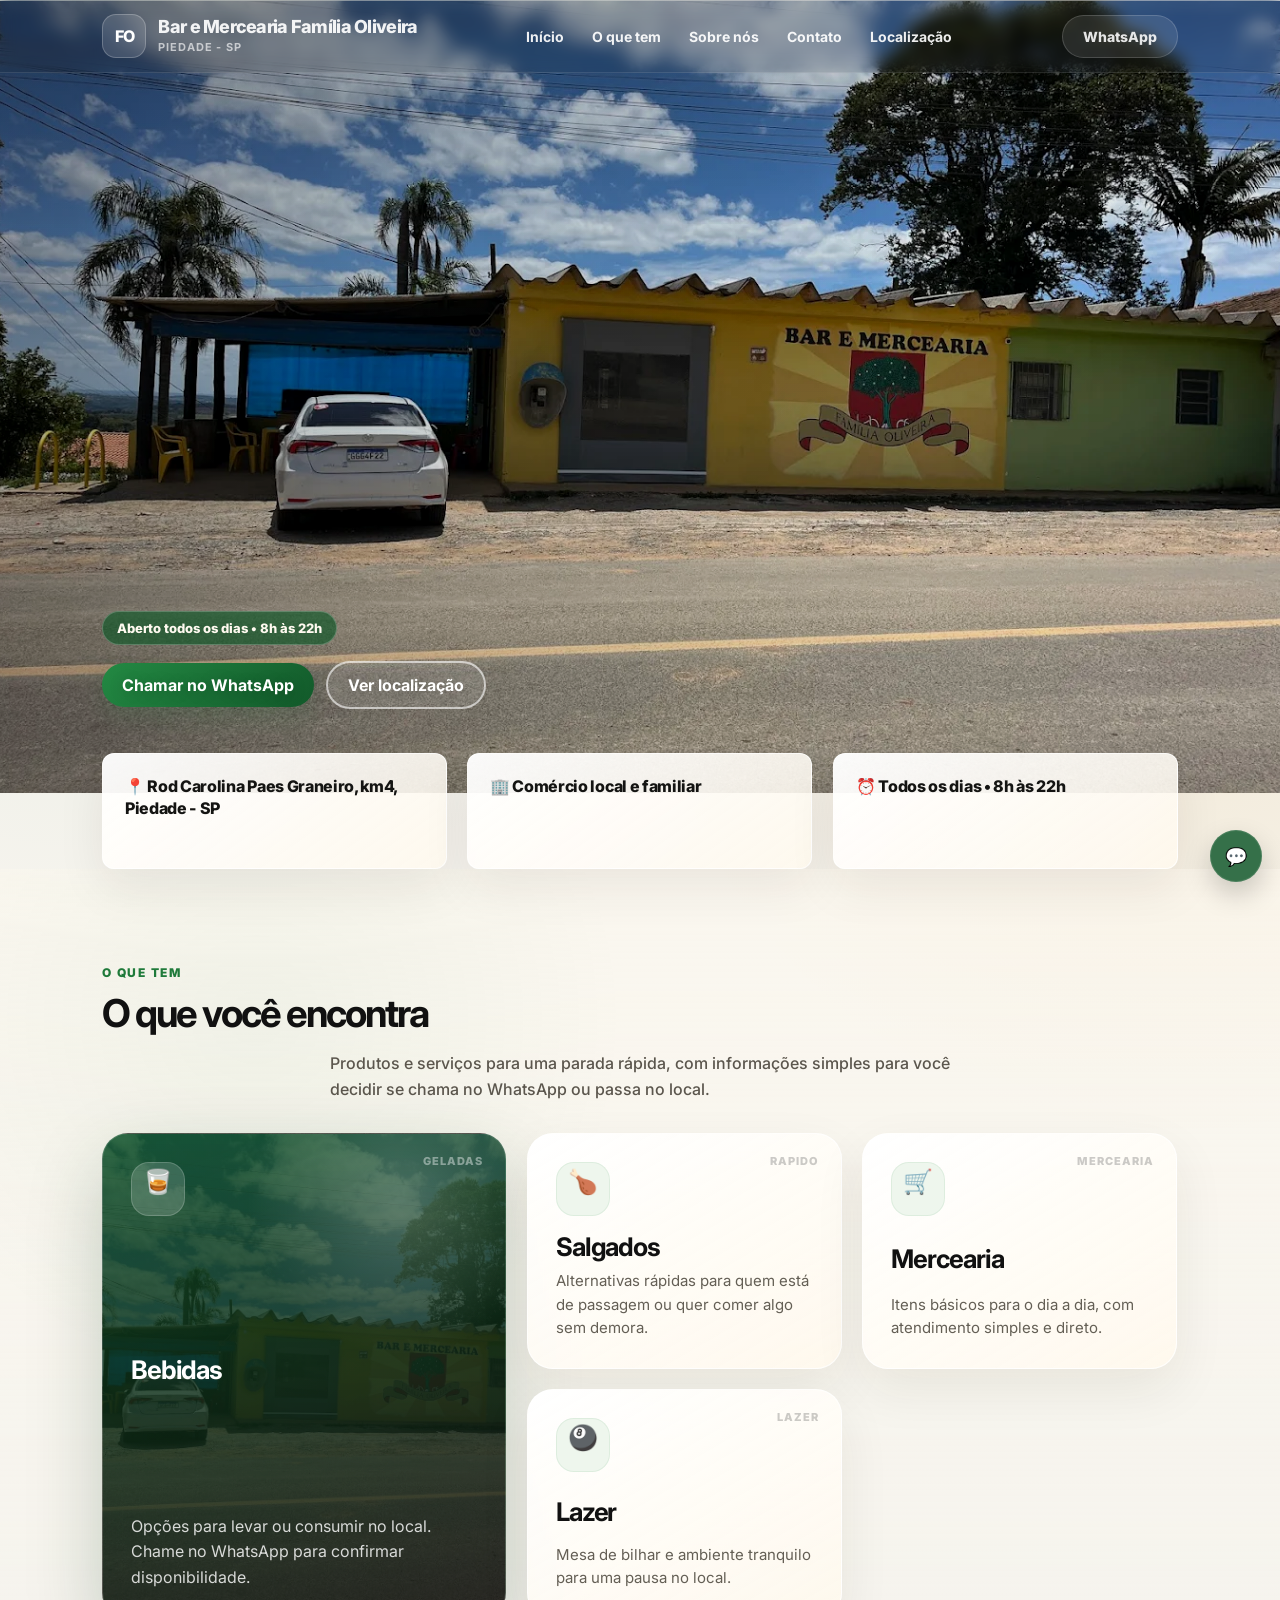
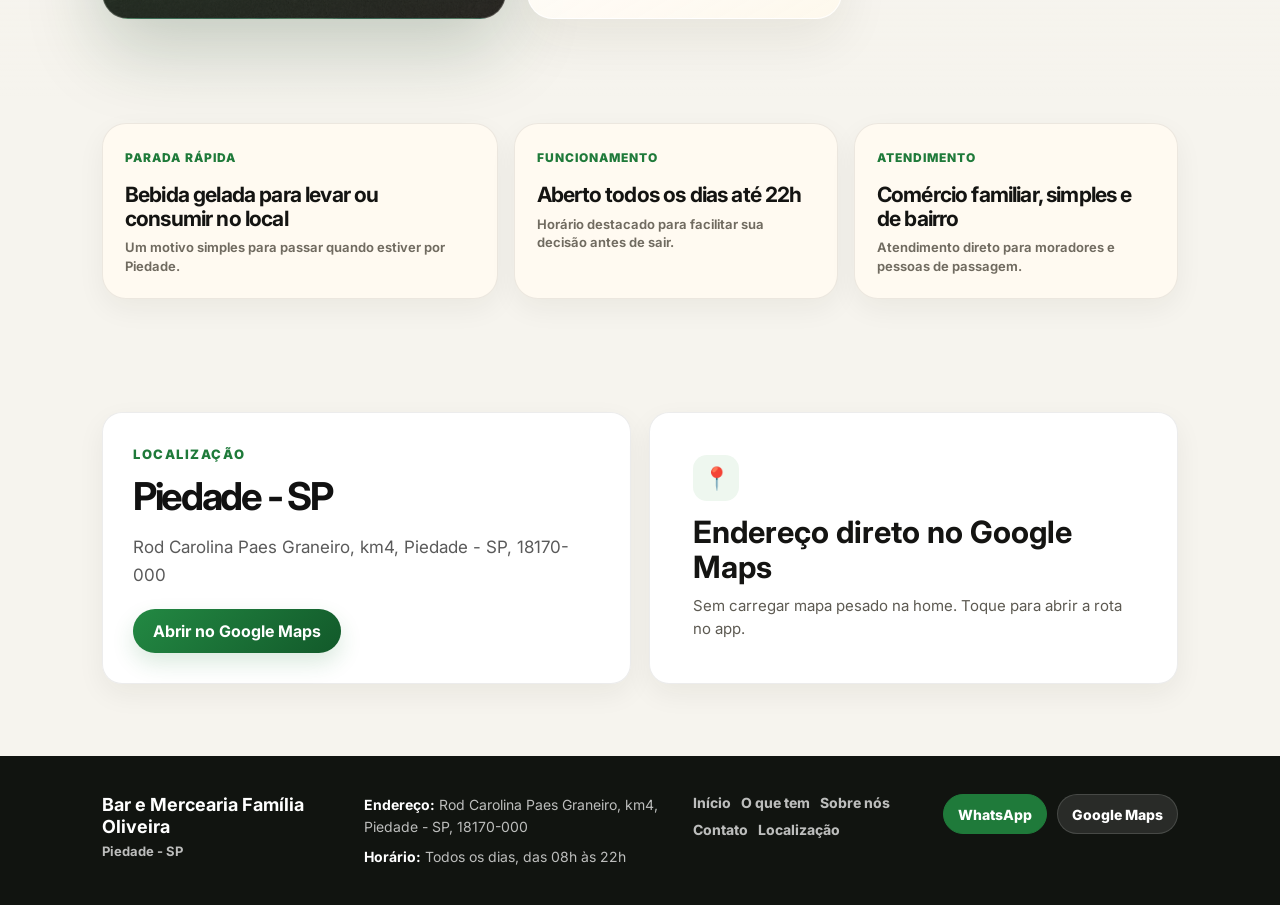
<file: index.html>
<!DOCTYPE html>
<html lang="pt-BR">
<head>
  <meta charset="UTF-8">
  <meta name="viewport" content="width=device-width, initial-scale=1.0">
  <title>Bar e Mercearia Fam&iacute;lia Oliveira | Piedade - SP</title>
  <meta name="description" content="Bar e Mercearia Fam&iacute;lia Oliveira em Piedade - SP. Bebidas geladas, salgados, mercearia e parada r&aacute;pida na Rod Carolina Paes Graneiro, km4, Piedade - SP, 18170-000.">

  <link href="https://fonts.googleapis.com/css2?family=Inter:wght@300;400;600;700;800&display=swap" rel="stylesheet">
  <link rel="stylesheet" href="style.css">
</head>
<body class="home-page">

<!-- HEADER -->
<header class="header" id="site-header">
  <div class="logo">
    <div class="logo-icon">FO</div>
    <div>
      <strong>Bar e Mercearia Fam&iacute;lia Oliveira</strong>
      <span>Piedade - SP</span>
    </div>
  </div>

  <!-- MENU DESKTOP -->
  <nav class="desktop-menu">
    <a href="index.html">In&iacute;cio</a>
    <a href="index.html#servicos">O que tem</a>
    <a href="sobre-nos.html">Sobre n&oacute;s</a>
    <a href="contato.html">Contato</a>
    <a href="localizacao.html">Localiza&ccedil;&atilde;o</a>
  </nav>

  <a class="whatsapp desktop-btn"
     href="https://wa.me/5515996318154?text=Oi%2C%20tudo%20bem%3F%20Quero%20saber%20mais%20sobre%20a%20mercearia."
     target="_blank"
     rel="noopener">
     WhatsApp
  </a>

  <!-- BOTAO MOBILE -->
  <button class="menu-toggle" id="menu-toggle" type="button" aria-label="Abrir menu" aria-expanded="false">&#9776;</button>
</header>

<!-- MENU MOBILE -->
<div class="mobile-menu" id="mobile-menu" aria-hidden="true">
  <a href="index.html">In&iacute;cio</a>
  <a href="index.html#servicos">O que tem</a>
  <a href="sobre-nos.html">Sobre n&oacute;s</a>
  <a href="contato.html">Contato</a>
  <a href="localizacao.html">Localiza&ccedil;&atilde;o</a>
  <a href="https://wa.me/5515996318154?text=Oi%2C%20tudo%20bem%3F%20Quero%20saber%20mais%20sobre%20a%20mercearia." target="_blank" rel="noopener">
    WhatsApp
  </a>
</div>

<!-- HERO -->
<section class="hero">
  <div class="overlay"></div>
  <div class="hero-brand" aria-label="Bar e Mercearia Fam&iacute;lia Oliveira">
    <span class="hero-kicker">Aberto todos os dias &bull; 8h &agrave;s 22h</span>

    <div class="hero-actions" aria-label="A&ccedil;&otilde;es principais">
      <a class="btn-primary" href="https://wa.me/5515996318154?text=Ol%C3%A1%2C%20quero%20saber%20sobre%20produtos%20e%20hor%C3%A1rio." target="_blank" rel="noopener">Chamar no WhatsApp</a>
      <a class="btn-secondary" href="#localizacao">Ver localiza&ccedil;&atilde;o</a>
    </div>
  </div>
</section>

<!-- INFO -->
<section class="info reveal">
  <div class="card reveal">&#128205; Rod Carolina Paes Graneiro, km4, Piedade - SP</div>
  <div class="card reveal">&#127970; Com&eacute;rcio local e familiar</div>
  <div class="card reveal">&#9200; Todos os dias &bull; 8h &agrave;s 22h</div>
</section>

<!-- SERVICOS -->
<section id="servicos" class="servicos reveal">
  <span class="section-kicker reveal">O que tem</span>
  <h2 class="reveal">O que voc&ecirc; encontra</h2>

  <p class="servicos-intro reveal">Produtos e servi&ccedil;os para uma parada r&aacute;pida, com informa&ccedil;&otilde;es simples para voc&ecirc; decidir se chama no WhatsApp ou passa no local.</p>

  <div class="grid">
    <div class="item item-featured reveal"><span class="item-icon">&#129347;</span><h3>Bebidas</h3><p>Op&ccedil;&otilde;es para levar ou consumir no local. Chame no WhatsApp para confirmar disponibilidade.</p></div>
    <div class="item reveal"><span class="item-icon">&#127831;</span><h3>Salgados</h3><p>Alternativas r&aacute;pidas para quem est&aacute; de passagem ou quer comer algo sem demora.</p></div>
    <div class="item reveal"><span class="item-icon">&#128722;</span><h3>Mercearia</h3><p>Itens b&aacute;sicos para o dia a dia, com atendimento simples e direto.</p></div>
    <div class="item reveal"><span class="item-icon">&#127921;</span><h3>Lazer</h3><p>Mesa de bilhar e ambiente tranquilo para uma pausa no local.</p></div>
  </div>
</section>

<!-- DESTAQUES -->
<div class="market-strip" aria-label="Destaques da mercearia">
  <div class="market-card reveal">
    <span>Parada r&aacute;pida</span>
    <strong>Bebida gelada para levar ou consumir no local</strong>
    <small>Um motivo simples para passar quando estiver por Piedade.</small>
  </div>
  <div class="market-card reveal">
    <span>Funcionamento</span>
    <strong>Aberto todos os dias at&eacute; 22h</strong>
    <small>Hor&aacute;rio destacado para facilitar sua decis&atilde;o antes de sair.</small>
  </div>
  <div class="market-card reveal">
    <span>Atendimento</span>
    <strong>Com&eacute;rcio familiar, simples e de bairro</strong>
    <small>Atendimento direto para moradores e pessoas de passagem.</small>
  </div>
</div>

<section id="localizacao" class="localizacao reveal">
  <div class="localizacao-container">

    <div class="localizacao-info reveal">
      <span class="section-label">Localiza&ccedil;&atilde;o</span>

      <h2>Piedade - SP</h2>

      <p>Rod Carolina Paes Graneiro, km4, Piedade - SP, 18170-000</p>

      <a href="https://www.google.com/maps/search/?api=1&query=Bar%20e%20Mercearia%20Fam%C3%ADlia%20Oliveira%2C%20Rod%20Carolina%20Paes%20Graneiro%2C%20km4%2C%20Piedade%20-%20SP%2C%2018170-000"
         target="_blank"
         rel="noopener"
         class="btn-primary">
         Abrir no Google Maps
      </a>
    </div>

    <a class="localizacao-card reveal" href="https://www.google.com/maps/search/?api=1&query=Bar%20e%20Mercearia%20Fam%C3%ADlia%20Oliveira%2C%20Rod%20Carolina%20Paes%20Graneiro%2C%20km4%2C%20Piedade%20-%20SP%2C%2018170-000" target="_blank" rel="noopener">
      <span>&#128205;</span>
      <strong>Endere&ccedil;o direto no Google Maps</strong>
      <p>Sem carregar mapa pesado na home. Toque para abrir a rota no app.</p>
    </a>

  </div>
</section>

<footer class="site-footer">
  <div class="site-footer__inner">
    <div class="site-footer__brand">
      <strong>Bar e Mercearia Fam&iacute;lia Oliveira</strong>
      <span>Piedade - SP</span>
    </div>

    <div class="site-footer__info">
      <p><strong>Endere&ccedil;o:</strong> Rod Carolina Paes Graneiro, km4, Piedade - SP, 18170-000</p>
      <p><strong>Hor&aacute;rio:</strong> Todos os dias, das 08h &agrave;s 22h</p>
    </div>

    <div class="site-footer__links" aria-label="Links principais">
      <a href="index.html">In&iacute;cio</a>
      <a href="index.html#servicos">O que tem</a>
      <a href="sobre-nos.html">Sobre n&oacute;s</a>
      <a href="contato.html">Contato</a>
      <a href="localizacao.html">Localiza&ccedil;&atilde;o</a>
    </div>

    <div class="site-footer__actions">
      <a href="https://wa.me/5515996318154?text=Ol%C3%A1%2C%20quero%20saber%20sobre%20produtos%20e%20hor%C3%A1rio." target="_blank" rel="noopener">WhatsApp</a>
      <a href="https://www.google.com/maps/search/?api=1&query=Bar%20e%20Mercearia%20Fam%C3%ADlia%20Oliveira%2C%20Rod%20Carolina%20Paes%20Graneiro%2C%20km4%2C%20Piedade%20-%20SP%2C%2018170-000" target="_blank" rel="noopener">Google Maps</a>
    </div>
  </div>
</footer>

<!-- BOTAO WHATSAPP FLUTUANTE -->
<a href="https://wa.me/5515996318154?text=Ol%C3%A1%2C%20quero%20saber%20sobre%20produtos%20e%20hor%C3%A1rio."
   class="whatsapp-float"
   target="_blank"
   rel="noopener"
   aria-label="Falar no WhatsApp">
  <div class="wa-icon">&#128172;</div>
  <div class="wa-text">
    <strong>WhatsApp</strong>
    <span>Chame para saber sobre produtos</span>
  </div>
</a>

<script src="script.js"></script>
<script>
  (function () {
    const hero = document.querySelector('.hero');
    const reduceMotion = window.matchMedia('(prefers-reduced-motion: reduce)').matches;
    const isMobile = window.matchMedia('(max-width: 768px)').matches;

    if (!hero || reduceMotion || isMobile) return;

    let ticking = false;

    function updateHeroMotion() {
      const progress = Math.min(window.scrollY / Math.max(hero.offsetHeight, 1), 1);
      hero.style.setProperty('--hero-shift', `${progress * 24}px`);
      ticking = false;
    }

    window.addEventListener('scroll', () => {
      if (ticking) return;
      ticking = true;
      window.requestAnimationFrame(updateHeroMotion);
    }, { passive: true });

    updateHeroMotion();
  })();
</script>

</body>
</html>
</file>
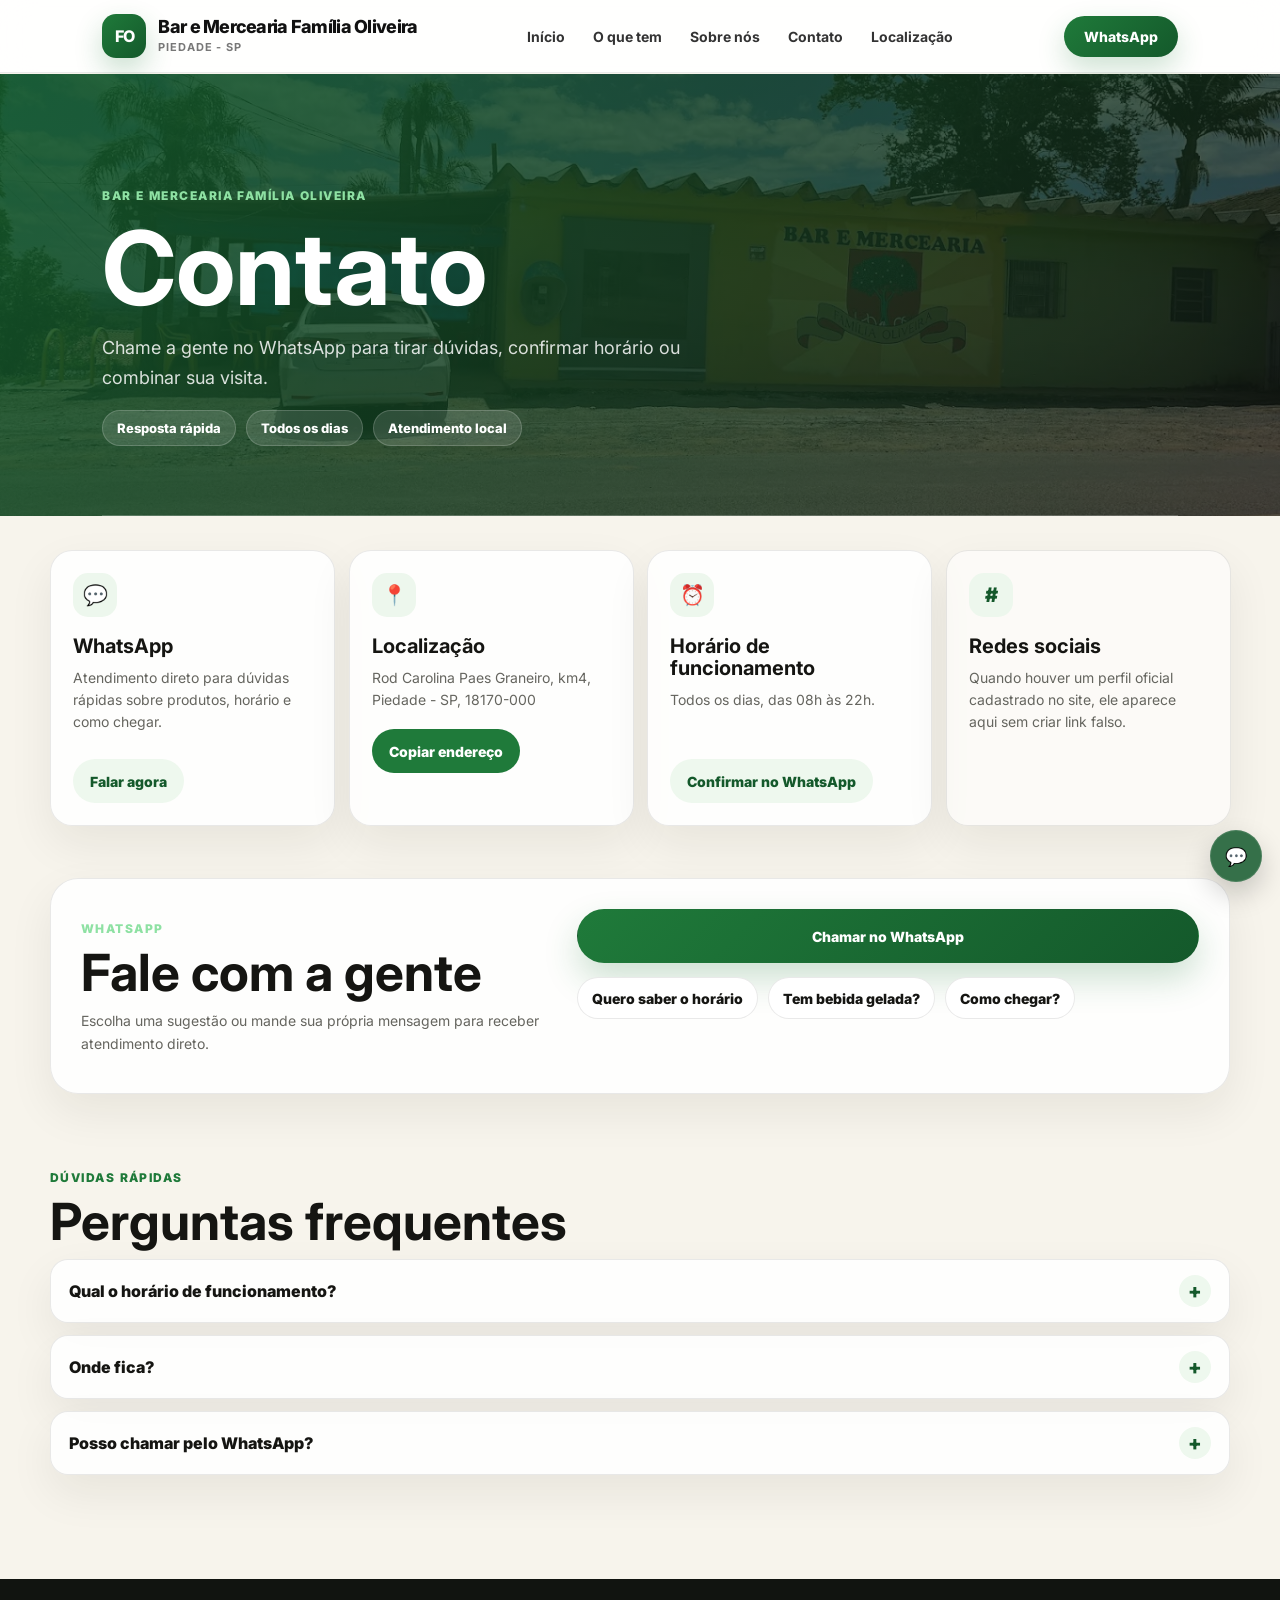
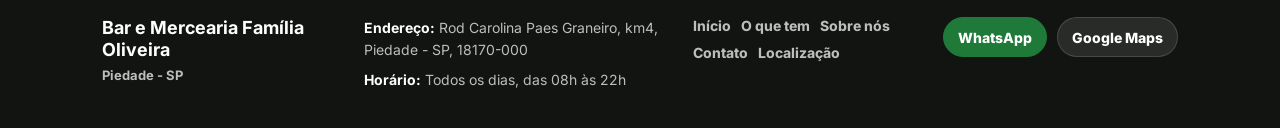
<file: contato.html>
<!DOCTYPE html>
<html lang="pt-BR">
<head>
  <meta charset="UTF-8">
  <meta name="viewport" content="width=device-width, initial-scale=1.0">
  <link href="https://fonts.googleapis.com/css2?family=Inter:wght@300;400;600;700;800&display=swap" rel="stylesheet">
  <link rel="stylesheet" href="style.css">
  <title>Contato | Bar e Mercearia Fam&iacute;lia Oliveira</title>
  <meta name="description" content="Veja endere&ccedil;o, hor&aacute;rio de funcionamento e fale direto pelo WhatsApp com o Bar e Mercearia Fam&iacute;lia Oliveira.">
</head>
<body class="contact-page">

<!-- HEADER -->
<header class="header" id="site-header">
  <div class="logo">
    <div class="logo-icon">FO</div>
    <div>
      <strong>Bar e Mercearia Fam&iacute;lia Oliveira</strong>
      <span>Piedade - SP</span>
    </div>
  </div>

  <!-- MENU DESKTOP -->
  <nav class="desktop-menu">
    <a href="index.html">In&iacute;cio</a>
    <a href="index.html#servicos">O que tem</a>
    <a href="sobre-nos.html">Sobre n&oacute;s</a>
    <a href="contato.html">Contato</a>
    <a href="localizacao.html">Localiza&ccedil;&atilde;o</a>
  </nav>

  <a class="whatsapp desktop-btn"
     href="https://wa.me/5515996318154?text=Oi%2C%20tudo%20bem%3F%20Tenho%20uma%20d%C3%BAvida."
     target="_blank"
     rel="noopener">
     WhatsApp
  </a>

  <!-- BOTAO MOBILE -->
  <button class="menu-toggle" id="menu-toggle" type="button" aria-label="Abrir menu" aria-expanded="false">&#9776;</button>
</header>

<!-- MENU MOBILE -->
<div class="mobile-menu" id="mobile-menu" aria-hidden="true">
  <a href="index.html">In&iacute;cio</a>
  <a href="index.html#servicos">O que tem</a>
  <a href="sobre-nos.html">Sobre n&oacute;s</a>
  <a href="contato.html">Contato</a>
  <a href="localizacao.html">Localiza&ccedil;&atilde;o</a>
  <a href="https://wa.me/5515996318154?text=Oi%2C%20tudo%20bem%3F%20Tenho%20uma%20d%C3%BAvida." target="_blank" rel="noopener">
    WhatsApp
  </a>
</div>

<main class="contact-main">
  <section class="contact-hero reveal" aria-labelledby="contact-title">
    <div class="contact-hero__content">
      <span class="contact-kicker">Bar e Mercearia Fam&iacute;lia Oliveira</span>
      <h1 id="contact-title">Contato</h1>
      <p>Chame a gente no WhatsApp para tirar d&uacute;vidas, confirmar hor&aacute;rio ou combinar sua visita.</p>
      <div class="contact-chips" aria-label="Destaques do atendimento">
        <span>Resposta r&aacute;pida</span>
        <span>Todos os dias</span>
        <span>Atendimento local</span>
      </div>
    </div>
  </section>

  <section class="contact-actions" aria-label="Canais de contato">
    <div class="contact-card-grid">
      <article class="contact-card reveal">
        <span class="contact-card__icon" aria-hidden="true">&#128172;</span>
        <strong>WhatsApp</strong>
        <p>Atendimento direto para d&uacute;vidas r&aacute;pidas sobre produtos, hor&aacute;rio e como chegar.</p>
        <a class="contact-link" href="https://wa.me/5515996318154?text=Oi%2C%20tudo%20bem%3F%20Tenho%20uma%20d%C3%BAvida." target="_blank" rel="noopener">Falar agora</a>
      </article>

      <article class="contact-card reveal">
        <span class="contact-card__icon" aria-hidden="true">&#128205;</span>
        <strong>Localiza&ccedil;&atilde;o</strong>
        <p>Rod Carolina Paes Graneiro, km4, Piedade - SP, 18170-000</p>
        <button class="contact-link contact-link--button" type="button" data-copy-address="Rod Carolina Paes Graneiro, km4, Piedade - SP, 18170-000">Copiar endere&ccedil;o</button>
        <span class="contact-feedback" role="status" aria-live="polite"></span>
      </article>

      <article class="contact-card reveal">
        <span class="contact-card__icon" aria-hidden="true">&#9200;</span>
        <strong>Hor&aacute;rio de funcionamento</strong>
        <p>Todos os dias, das 08h &agrave;s 22h.</p>
        <a class="contact-link" href="https://wa.me/5515996318154?text=Ol%C3%A1%2C%20voc%C3%AAs%20est%C3%A3o%20abertos%20agora%3F" target="_blank" rel="noopener">Confirmar no WhatsApp</a>
      </article>

      <article class="contact-card contact-card--muted reveal">
        <span class="contact-card__icon" aria-hidden="true">#</span>
        <strong>Redes sociais</strong>
        <p>Quando houver um perfil oficial cadastrado no site, ele aparece aqui sem criar link falso.</p>
      </article>
    </div>
  </section>

  <section class="contact-feature reveal" aria-labelledby="contact-whatsapp-title">
    <div>
      <span class="contact-kicker">WhatsApp</span>
      <h2 id="contact-whatsapp-title">Fale com a gente</h2>
      <p>Escolha uma sugest&atilde;o ou mande sua pr&oacute;pria mensagem para receber atendimento direto.</p>
    </div>

    <div class="contact-whatsapp-box">
      <a class="contact-primary-btn" data-contact-whatsapp href="https://wa.me/5515996318154?text=Oi%2C%20tudo%20bem%3F%20Tenho%20uma%20d%C3%BAvida." target="_blank" rel="noopener">
        Chamar no WhatsApp
      </a>

      <div class="contact-suggestions" aria-label="Sugest&otilde;es de mensagem">
        <button type="button" data-wa-message="Quero saber o hor&aacute;rio">Quero saber o hor&aacute;rio</button>
        <button type="button" data-wa-message="Tem bebida gelada?">Tem bebida gelada?</button>
        <button type="button" data-wa-message="Como chegar?">Como chegar?</button>
      </div>

      <span class="contact-feedback" role="status" aria-live="polite"></span>
    </div>
  </section>

  <section class="contact-faq reveal" aria-labelledby="contact-faq-title">
    <span class="contact-kicker">D&uacute;vidas r&aacute;pidas</span>
    <h2 id="contact-faq-title">Perguntas frequentes</h2>

    <div class="contact-faq-list">
      <article class="contact-faq-item">
        <button type="button" aria-expanded="false">
          <span>Qual o hor&aacute;rio de funcionamento?</span>
          <span aria-hidden="true">+</span>
        </button>
        <div class="contact-faq-panel">
          <p>Atendemos todos os dias, das 08h &agrave;s 22h.</p>
        </div>
      </article>

      <article class="contact-faq-item">
        <button type="button" aria-expanded="false">
          <span>Onde fica?</span>
          <span aria-hidden="true">+</span>
        </button>
        <div class="contact-faq-panel">
          <p>Ficamos na Rod Carolina Paes Graneiro, km4, Piedade - SP, 18170-000.</p>
        </div>
      </article>

      <article class="contact-faq-item">
        <button type="button" aria-expanded="false">
          <span>Posso chamar pelo WhatsApp?</span>
          <span aria-hidden="true">+</span>
        </button>
        <div class="contact-faq-panel">
          <p>Sim. O WhatsApp &eacute; o melhor canal para d&uacute;vidas r&aacute;pidas e informa&ccedil;&otilde;es antes de visitar.</p>
        </div>
      </article>
    </div>
  </section>
</main>

<footer class="site-footer">
  <div class="site-footer__inner">
    <div class="site-footer__brand">
      <strong>Bar e Mercearia Fam&iacute;lia Oliveira</strong>
      <span>Piedade - SP</span>
    </div>

    <div class="site-footer__info">
      <p><strong>Endere&ccedil;o:</strong> Rod Carolina Paes Graneiro, km4, Piedade - SP, 18170-000</p>
      <p><strong>Hor&aacute;rio:</strong> Todos os dias, das 08h &agrave;s 22h</p>
    </div>

    <div class="site-footer__links" aria-label="Links principais">
      <a href="index.html">In&iacute;cio</a>
      <a href="index.html#servicos">O que tem</a>
      <a href="sobre-nos.html">Sobre n&oacute;s</a>
      <a href="contato.html">Contato</a>
      <a href="localizacao.html">Localiza&ccedil;&atilde;o</a>
    </div>

    <div class="site-footer__actions">
      <a href="https://wa.me/5515996318154?text=Ol%C3%A1%2C%20quero%20saber%20sobre%20produtos%20e%20hor%C3%A1rio." target="_blank" rel="noopener">WhatsApp</a>
      <a href="https://www.google.com/maps/search/?api=1&query=Bar%20e%20Mercearia%20Fam%C3%ADlia%20Oliveira%2C%20Rod%20Carolina%20Paes%20Graneiro%2C%20km4%2C%20Piedade%20-%20SP%2C%2018170-000" target="_blank" rel="noopener">Google Maps</a>
    </div>
  </div>
</footer>

<!-- BOTAO WHATSAPP FLUTUANTE -->
<a href="https://wa.me/5515996318154?text=Ol%C3%A1%2C%20quero%20saber%20sobre%20produtos%20e%20hor%C3%A1rio."
   class="whatsapp-float"
   target="_blank"
   rel="noopener"
   aria-label="Falar no WhatsApp">
  <div class="wa-icon">&#128172;</div>
  <div class="wa-text">
    <strong>WhatsApp</strong>
    <span>Chame para saber sobre produtos</span>
  </div>
</a>

<script src="script.js"></script>

</body>
</html>
</file>
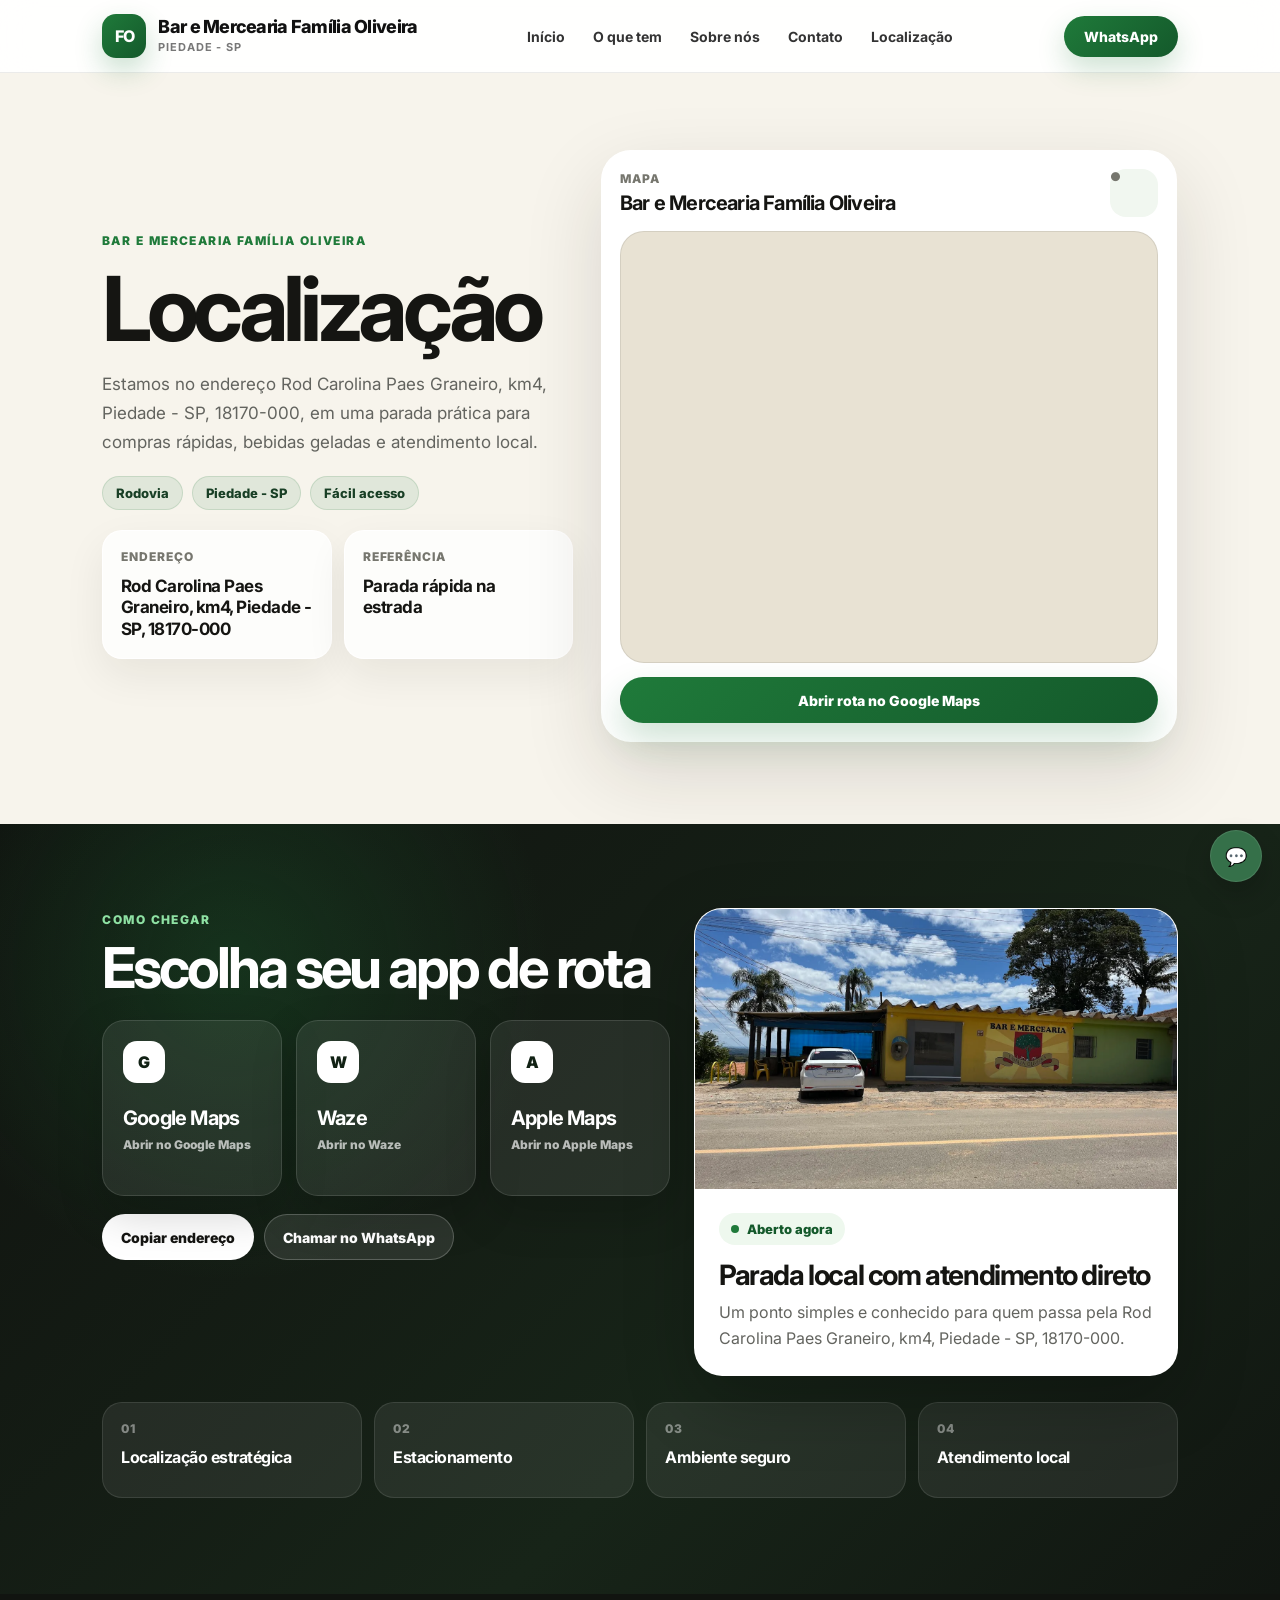
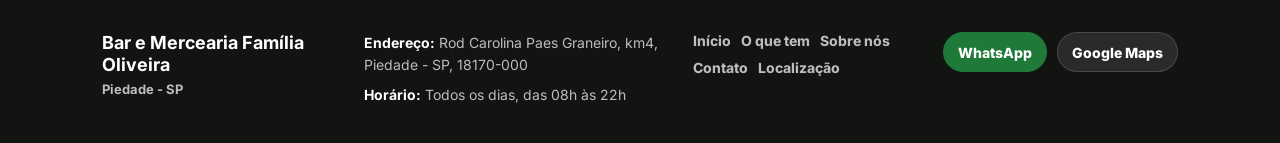
<file: localizacao.html>
<!DOCTYPE html>
<html lang="pt-BR">
<head>
  <meta charset="UTF-8">
  <meta name="viewport" content="width=device-width, initial-scale=1.0">
  <link href="https://fonts.googleapis.com/css2?family=Inter:wght@300;400;600;700;800&display=swap" rel="stylesheet">
  <link rel="stylesheet" href="style.css">
  <title>Localiza&ccedil;&atilde;o | Bar e Mercearia Fam&iacute;lia Oliveira</title>
  <meta name="description" content="Encontre o Bar e Mercearia Fam&iacute;lia Oliveira na Rod Carolina Paes Graneiro, km4, Piedade - SP, 18170-000.">
</head>
<body class="location-page">

<!-- HEADER -->
<header class="header" id="site-header">
  <div class="logo">
    <div class="logo-icon">FO</div>
    <div>
      <strong>Bar e Mercearia Fam&iacute;lia Oliveira</strong>
      <span>Piedade - SP</span>
    </div>
  </div>

  <!-- MENU DESKTOP -->
  <nav class="desktop-menu">
    <a href="index.html">In&iacute;cio</a>
    <a href="index.html#servicos">O que tem</a>
    <a href="sobre-nos.html">Sobre n&oacute;s</a>
    <a href="contato.html">Contato</a>
    <a href="localizacao.html">Localiza&ccedil;&atilde;o</a>
  </nav>

  <a class="whatsapp desktop-btn"
     href="https://wa.me/5515996318154?text=Oi%2C%20tudo%20bem%3F%20Tenho%20uma%20d%C3%BAvida."
     target="_blank"
     rel="noopener">
     WhatsApp
  </a>

  <!-- BOTAO MOBILE -->
  <button class="menu-toggle" id="menu-toggle" type="button" aria-label="Abrir menu" aria-expanded="false">&#9776;</button>
</header>

<!-- MENU MOBILE -->
<div class="mobile-menu" id="mobile-menu" aria-hidden="true">
  <a href="index.html">In&iacute;cio</a>
  <a href="index.html#servicos">O que tem</a>
  <a href="sobre-nos.html">Sobre n&oacute;s</a>
  <a href="contato.html">Contato</a>
  <a href="localizacao.html">Localiza&ccedil;&atilde;o</a>
  <a href="https://wa.me/5515996318154?text=Oi%2C%20tudo%20bem%3F%20Tenho%20uma%20d%C3%BAvida." target="_blank" rel="noopener">
    WhatsApp
  </a>
</div>

<main class="location-main">
  <section class="location-hero reveal" aria-labelledby="location-title">
    <div class="location-hero__content reveal">
      <span class="location-kicker">Bar e Mercearia Fam&iacute;lia Oliveira</span>
      <h1 id="location-title">Localiza&ccedil;&atilde;o</h1>
      <p>
        Estamos no endere&ccedil;o Rod Carolina Paes Graneiro, km4, Piedade - SP, 18170-000, em uma parada pr&aacute;tica para compras r&aacute;pidas, bebidas geladas e atendimento local.
      </p>

      <div class="location-chips" aria-label="Destaques da localiza&ccedil;&atilde;o">
        <span>Rodovia</span>
        <span>Piedade - SP</span>
        <span>F&aacute;cil acesso</span>
      </div>

      <div class="location-quick-cards">
        <article>
          <span>Endere&ccedil;o</span>
          <strong>Rod Carolina Paes Graneiro, km4, Piedade - SP, 18170-000</strong>
        </article>
        <article>
          <span>Refer&ecirc;ncia</span>
          <strong>Parada r&aacute;pida na estrada</strong>
        </article>
      </div>
    </div>

    <div class="location-map-card reveal">
      <div class="location-map-head">
        <div>
          <span>Mapa</span>
          <strong>Bar e Mercearia Fam&iacute;lia Oliveira</strong>
        </div>
        <span class="location-pin" aria-hidden="true">&#9679;</span>
      </div>

      <div class="location-map-frame">
        <iframe
          title="Mapa do Bar e Mercearia Fam&iacute;lia Oliveira"
          src="https://www.google.com/maps?q=Bar%20e%20Mercearia%20Fam%C3%ADlia%20Oliveira%2C%20Rod%20Carolina%20Paes%20Graneiro%2C%20km4%2C%20Piedade%20-%20SP%2C%2018170-000&output=embed"
          loading="lazy"
          referrerpolicy="no-referrer-when-downgrade"></iframe>
      </div>

      <a class="location-btn location-btn--primary" href="https://www.google.com/maps/search/?api=1&query=Bar%20e%20Mercearia%20Fam%C3%ADlia%20Oliveira%2C%20Rod%20Carolina%20Paes%20Graneiro%2C%20km4%2C%20Piedade%20-%20SP%2C%2018170-000" target="_blank" rel="noopener">
        Abrir rota no Google Maps
      </a>
    </div>
  </section>

  <section class="location-directions reveal" aria-labelledby="directions-title">
    <div class="location-directions__grid">
      <div class="location-routes">
        <span class="location-kicker">Como chegar</span>
        <h2 id="directions-title">Escolha seu app de rota</h2>

        <div class="location-route-grid">
          <a class="location-route-card reveal" href="https://www.google.com/maps/search/?api=1&query=Bar%20e%20Mercearia%20Fam%C3%ADlia%20Oliveira%2C%20Rod%20Carolina%20Paes%20Graneiro%2C%20km4%2C%20Piedade%20-%20SP%2C%2018170-000" target="_blank" rel="noopener">
            <span>G</span>
            <strong>Google Maps</strong>
            <small>Abrir no Google Maps</small>
          </a>

          <a class="location-route-card reveal" href="https://waze.com/ul?q=Bar%20e%20Mercearia%20Fam%C3%ADlia%20Oliveira%2C%20Rod%20Carolina%20Paes%20Graneiro%2C%20km4%2C%20Piedade%20-%20SP%2C%2018170-000&navigate=yes" target="_blank" rel="noopener">
            <span>W</span>
            <strong>Waze</strong>
            <small>Abrir no Waze</small>
          </a>

          <a class="location-route-card reveal" href="https://maps.apple.com/?q=Bar%20e%20Mercearia%20Fam%C3%ADlia%20Oliveira%2C%20Rod%20Carolina%20Paes%20Graneiro%2C%20km4%2C%20Piedade%20-%20SP%2C%2018170-000" target="_blank" rel="noopener">
            <span>A</span>
            <strong>Apple Maps</strong>
            <small>Abrir no Apple Maps</small>
          </a>
        </div>

        <div class="location-action-row">
          <button class="location-btn location-btn--light" type="button" data-copy-address="Rod Carolina Paes Graneiro, km4, Piedade - SP, 18170-000">
            Copiar endere&ccedil;o
          </button>
          <a class="location-btn location-btn--outline" href="https://wa.me/5515996318154?text=Ol%C3%A1%2C%20quero%20saber%20como%20chegar%20na%20mercearia." target="_blank" rel="noopener">
            Chamar no WhatsApp
          </a>
          <span class="location-copy-feedback" role="status" aria-live="polite"></span>
        </div>
      </div>

      <aside class="location-place-card reveal" aria-label="Foto e status do estabelecimento">
        <img src="bar-mercearia-banner.webp" alt="Fachada e ambiente do Bar e Mercearia Fam&iacute;lia Oliveira">
        <div class="location-place-card__body">
          <span class="location-open-status">Aberto agora</span>
          <h3>Parada local com atendimento direto</h3>
          <p>Um ponto simples e conhecido para quem passa pela Rod Carolina Paes Graneiro, km4, Piedade - SP, 18170-000.</p>
        </div>
      </aside>
    </div>

    <div class="location-benefits" aria-label="Benef&iacute;cios da localiza&ccedil;&atilde;o">
      <div><span>01</span><strong>Localiza&ccedil;&atilde;o estrat&eacute;gica</strong></div>
      <div><span>02</span><strong>Estacionamento</strong></div>
      <div><span>03</span><strong>Ambiente seguro</strong></div>
      <div><span>04</span><strong>Atendimento local</strong></div>
    </div>
  </section>
</main>

<footer class="site-footer">
  <div class="site-footer__inner">
    <div class="site-footer__brand">
      <strong>Bar e Mercearia Fam&iacute;lia Oliveira</strong>
      <span>Piedade - SP</span>
    </div>

    <div class="site-footer__info">
      <p><strong>Endere&ccedil;o:</strong> Rod Carolina Paes Graneiro, km4, Piedade - SP, 18170-000</p>
      <p><strong>Hor&aacute;rio:</strong> Todos os dias, das 08h &agrave;s 22h</p>
    </div>

    <div class="site-footer__links" aria-label="Links principais">
      <a href="index.html">In&iacute;cio</a>
      <a href="index.html#servicos">O que tem</a>
      <a href="sobre-nos.html">Sobre n&oacute;s</a>
      <a href="contato.html">Contato</a>
      <a href="localizacao.html">Localiza&ccedil;&atilde;o</a>
    </div>

    <div class="site-footer__actions">
      <a href="https://wa.me/5515996318154?text=Ol%C3%A1%2C%20quero%20saber%20sobre%20produtos%20e%20hor%C3%A1rio." target="_blank" rel="noopener">WhatsApp</a>
      <a href="https://www.google.com/maps/search/?api=1&query=Bar%20e%20Mercearia%20Fam%C3%ADlia%20Oliveira%2C%20Rod%20Carolina%20Paes%20Graneiro%2C%20km4%2C%20Piedade%20-%20SP%2C%2018170-000" target="_blank" rel="noopener">Google Maps</a>
    </div>
  </div>
</footer>

<!-- BOTAO WHATSAPP FLUTUANTE -->
<a href="https://wa.me/5515996318154?text=Ol%C3%A1%2C%20quero%20saber%20sobre%20produtos%20e%20hor%C3%A1rio."
   class="whatsapp-float"
   target="_blank"
   rel="noopener"
   aria-label="Falar no WhatsApp">
  <div class="wa-icon">&#128172;</div>
  <div class="wa-text">
    <strong>WhatsApp</strong>
    <span>Chame para saber sobre produtos</span>
  </div>
</a>

<script src="script.js"></script>

</body>
</html>
</file>
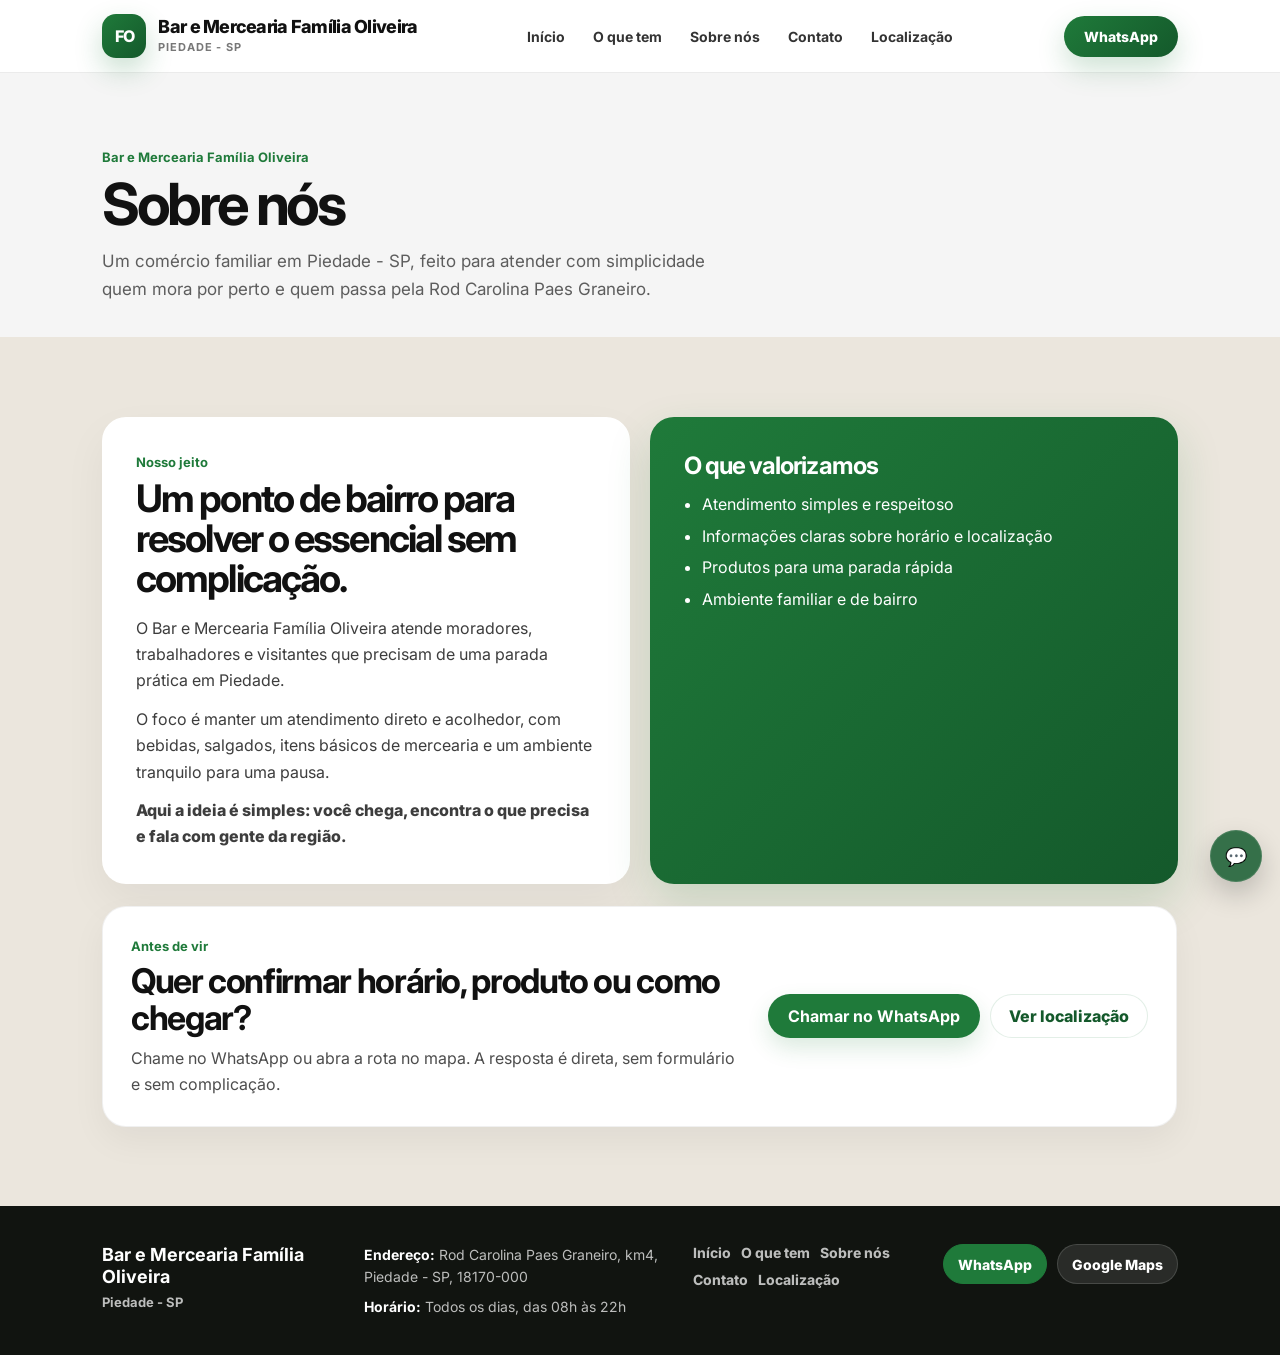
<file: sobre-nos.html>
<!DOCTYPE html>
<html lang="pt-BR">
<head>
  <meta charset="UTF-8">
  <meta name="viewport" content="width=device-width, initial-scale=1.0">
  <link href="https://fonts.googleapis.com/css2?family=Inter:wght@300;400;600;700;800&display=swap" rel="stylesheet">
  <link rel="stylesheet" href="style.css">
  <title>Sobre n&oacute;s | Bar e Mercearia Fam&iacute;lia Oliveira</title>
  <meta name="description" content="Conhe&ccedil;a o Bar e Mercearia Fam&iacute;lia Oliveira, um com&eacute;rcio familiar em Piedade - SP para moradores e pessoas de passagem.">
</head>
<body>

<!-- HEADER -->
<header class="header" id="site-header">
  <div class="logo">
    <div class="logo-icon">FO</div>
    <div>
      <strong>Bar e Mercearia Fam&iacute;lia Oliveira</strong>
      <span>Piedade - SP</span>
    </div>
  </div>

  <!-- MENU DESKTOP -->
  <nav class="desktop-menu">
    <a href="index.html">In&iacute;cio</a>
    <a href="index.html#servicos">O que tem</a>
    <a href="sobre-nos.html">Sobre n&oacute;s</a>
    <a href="contato.html">Contato</a>
    <a href="localizacao.html">Localiza&ccedil;&atilde;o</a>
  </nav>

  <a class="whatsapp desktop-btn"
     href="https://wa.me/5515996318154?text=Oi%2C%20tudo%20bem%3F%20Quero%20saber%20mais%20sobre%20a%20mercearia."
     target="_blank"
     rel="noopener">
     WhatsApp
  </a>

  <!-- BOTAO MOBILE -->
  <button class="menu-toggle" id="menu-toggle" type="button" aria-label="Abrir menu" aria-expanded="false">&#9776;</button>
</header>

<!-- MENU MOBILE -->
<div class="mobile-menu" id="mobile-menu" aria-hidden="true">
  <a href="index.html">In&iacute;cio</a>
  <a href="index.html#servicos">O que tem</a>
  <a href="sobre-nos.html">Sobre n&oacute;s</a>
  <a href="contato.html">Contato</a>
  <a href="localizacao.html">Localiza&ccedil;&atilde;o</a>
  <a href="https://wa.me/5515996318154?text=Oi%2C%20tudo%20bem%3F%20Quero%20saber%20mais%20sobre%20a%20mercearia." target="_blank" rel="noopener">
    WhatsApp
  </a>
</div>

<section class="page-intro reveal">
  <span class="section-label">Bar e Mercearia Fam&iacute;lia Oliveira</span>
  <h1>Sobre n&oacute;s</h1>
  <p>Um com&eacute;rcio familiar em Piedade - SP, feito para atender com simplicidade quem mora por perto e quem passa pela Rod Carolina Paes Graneiro.</p>
</section>

<!-- SOBRE -->
<section id="sobre" class="sobre reveal">
  <div class="sobre-container">

    <div class="sobre-texto reveal">
      <span class="section-label">Nosso jeito</span>

      <h2>Um ponto de bairro para resolver o essencial sem complica&ccedil;&atilde;o.</h2>

      <p>
        O Bar e Mercearia Fam&iacute;lia Oliveira atende moradores, trabalhadores e visitantes que precisam de uma parada pr&aacute;tica em Piedade.
      </p>

      <p>
        O foco &eacute; manter um atendimento direto e acolhedor, com bebidas, salgados, itens b&aacute;sicos de mercearia e um ambiente tranquilo para uma pausa.
      </p>

      <p class="destaque">
        Aqui a ideia &eacute; simples: voc&ecirc; chega, encontra o que precisa e fala com gente da regi&atilde;o.
      </p>
    </div>

    <div class="sobre-card reveal">
      <h3>O que valorizamos</h3>

      <ul>
        <li>Atendimento simples e respeitoso</li>
        <li>Informa&ccedil;&otilde;es claras sobre hor&aacute;rio e localiza&ccedil;&atilde;o</li>
        <li>Produtos para uma parada r&aacute;pida</li>
        <li>Ambiente familiar e de bairro</li>
      </ul>
    </div>

  </div>

  <div class="sobre-cta reveal">
    <div>
      <span class="section-label">Antes de vir</span>
      <h2>Quer confirmar hor&aacute;rio, produto ou como chegar?</h2>
      <p>Chame no WhatsApp ou abra a rota no mapa. A resposta &eacute; direta, sem formul&aacute;rio e sem complica&ccedil;&atilde;o.</p>
    </div>
    <div class="sobre-cta__actions">
      <a class="btn-primary" href="https://wa.me/5515996318154?text=Ol%C3%A1%2C%20quero%20saber%20sobre%20produtos%20e%20hor%C3%A1rio." target="_blank" rel="noopener">Chamar no WhatsApp</a>
      <a class="btn-light" href="https://www.google.com/maps/search/?api=1&query=Bar%20e%20Mercearia%20Fam%C3%ADlia%20Oliveira%2C%20Rod%20Carolina%20Paes%20Graneiro%2C%20km4%2C%20Piedade%20-%20SP%2C%2018170-000" target="_blank" rel="noopener">Ver localiza&ccedil;&atilde;o</a>
    </div>
  </div>
</section>

<footer class="site-footer">
  <div class="site-footer__inner">
    <div class="site-footer__brand">
      <strong>Bar e Mercearia Fam&iacute;lia Oliveira</strong>
      <span>Piedade - SP</span>
    </div>

    <div class="site-footer__info">
      <p><strong>Endere&ccedil;o:</strong> Rod Carolina Paes Graneiro, km4, Piedade - SP, 18170-000</p>
      <p><strong>Hor&aacute;rio:</strong> Todos os dias, das 08h &agrave;s 22h</p>
    </div>

    <div class="site-footer__links" aria-label="Links principais">
      <a href="index.html">In&iacute;cio</a>
      <a href="index.html#servicos">O que tem</a>
      <a href="sobre-nos.html">Sobre n&oacute;s</a>
      <a href="contato.html">Contato</a>
      <a href="localizacao.html">Localiza&ccedil;&atilde;o</a>
    </div>

    <div class="site-footer__actions">
      <a href="https://wa.me/5515996318154?text=Ol%C3%A1%2C%20quero%20saber%20sobre%20produtos%20e%20hor%C3%A1rio." target="_blank" rel="noopener">WhatsApp</a>
      <a href="https://www.google.com/maps/search/?api=1&query=Bar%20e%20Mercearia%20Fam%C3%ADlia%20Oliveira%2C%20Rod%20Carolina%20Paes%20Graneiro%2C%20km4%2C%20Piedade%20-%20SP%2C%2018170-000" target="_blank" rel="noopener">Google Maps</a>
    </div>
  </div>
</footer>

<!-- BOTAO WHATSAPP FLUTUANTE -->
<a href="https://wa.me/5515996318154?text=Ol%C3%A1%2C%20quero%20saber%20sobre%20produtos%20e%20hor%C3%A1rio."
   class="whatsapp-float"
   target="_blank"
   rel="noopener"
   aria-label="Falar no WhatsApp">
  <div class="wa-icon">&#128172;</div>
  <div class="wa-text">
    <strong>WhatsApp</strong>
    <span>Chame para saber sobre produtos</span>
  </div>
</a>

<script src="script.js"></script>

</body>
</html>
</file>
<file: style.css>
/* RESET */
* {
  margin: 0;
  padding: 0;
  box-sizing: border-box;
  font-family: 'Inter', sans-serif;
}

html {
  scroll-behavior: smooth;
}

body {
  background: #f5f5f5;
  color: #111;
}

/* HEADER */
.header {
  position: sticky;
  top: 0;
  z-index: 100;
  padding: 14px 8%;
  background: rgba(255, 255, 255, 0.92);
  backdrop-filter: blur(16px);
  -webkit-backdrop-filter: blur(16px);
  border-bottom: 1px solid rgba(0, 0, 0, 0.08);
  display: flex;
  justify-content: space-between;
  align-items: center;
  gap: 22px;
  transition: background 0.24s ease, border-color 0.24s ease, box-shadow 0.24s ease, backdrop-filter 0.24s ease;
}

.header.is-scrolled {
  background: rgba(255, 255, 255, 0.86);
  border-bottom-color: rgba(0, 0, 0, 0.06);
  box-shadow: 0 14px 34px rgba(0, 0, 0, 0.08);
  backdrop-filter: blur(18px);
  -webkit-backdrop-filter: blur(18px);
}

/* LOGO */
.logo {
  display: flex;
  gap: 12px;
  align-items: center;
  min-width: max-content;
}

.logo-icon {
  width: 44px;
  height: 44px;
  display: grid;
  place-items: center;
  background: linear-gradient(135deg, #1f7a3a, #14592b);
  color: #fff;
  border-radius: 14px;
  font-weight: 800;
  letter-spacing: -0.05em;
  box-shadow: 0 12px 28px rgba(31, 122, 58, 0.24);
  transition: transform 0.24s ease, box-shadow 0.24s ease;
}

.logo:hover .logo-icon {
  transform: rotate(-3deg) scale(1.03);
  box-shadow: 0 14px 32px rgba(31, 122, 58, 0.28);
}

.logo strong {
  display: block;
  font-size: 18px;
  font-weight: 800;
  letter-spacing: -0.04em;
  color: #111;
  line-height: 1;
}

.logo span {
  display: block;
  margin-top: 4px;
  font-size: 11px;
  color: #777;
  font-weight: 700;
  text-transform: uppercase;
  letter-spacing: 0.08em;
}

/* MENU DESKTOP */
.desktop-menu {
  display: flex;
  align-items: center;
  gap: 28px;
}

.desktop-menu a {
  position: relative;
  text-decoration: none;
  color: #333;
  font-size: 14px;
  font-weight: 700;
  transition: color 0.2s ease;
}

.desktop-menu a::after {
  content: "";
  position: absolute;
  left: 0;
  bottom: -7px;
  width: 0;
  height: 2px;
  border-radius: 999px;
  background: #1f7a3a;
  transition: width 0.24s ease;
}

.desktop-menu a:hover {
  color: #1f7a3a;
}

.desktop-menu a:hover::after {
  width: 100%;
}

/* BOTAO WHATSAPP DESKTOP */
.whatsapp {
  background: linear-gradient(135deg, #1f7a3a, #14592b);
  color: #fff;
  padding: 12px 20px;
  border-radius: 999px;
  text-decoration: none;
  font-weight: 800;
  font-size: 14px;
  box-shadow: 0 12px 28px rgba(31, 122, 58, 0.22);
  transition: 0.25s ease;
  white-space: nowrap;
}

.whatsapp:hover {
  transform: translateY(-2px);
  box-shadow: 0 16px 36px rgba(31, 122, 58, 0.28);
}

.whatsapp:active,
.menu-toggle:active,
.mobile-menu a:active,
.btn-primary:active,
.btn-secondary:active,
.whatsapp-float:active {
  transform: scale(0.97);
}

/* MOBILE MENU */
.menu-toggle {
  appearance: none;
  display: none;
  width: 44px;
  height: 44px;
  border-radius: 14px;
  background: #f2f2f2;
  color: #111;
  font-size: 25px;
  cursor: pointer;
  align-items: center;
  justify-content: center;
  line-height: 1;
  border: 1px solid rgba(0, 0, 0, 0.08);
  transition: background 0.2s ease, transform 0.2s ease, box-shadow 0.2s ease;
}

.menu-toggle:hover {
  background: #e9eee9;
  box-shadow: 0 8px 18px rgba(0, 0, 0, 0.06);
}

.mobile-menu {
  display: grid;
  gap: 10px;
  position: sticky;
  top: 72px;
  z-index: 99;
  background: rgba(255, 255, 255, 0.98);
  backdrop-filter: blur(14px);
  -webkit-backdrop-filter: blur(14px);
  max-height: 0;
  opacity: 0;
  overflow: hidden;
  visibility: hidden;
  pointer-events: none;
  padding: 0 8%;
  border-bottom: 1px solid transparent;
  box-shadow: none;
  transform: translateY(-8px);
  transition: max-height 0.28s ease, opacity 0.22s ease, transform 0.28s ease, padding 0.28s ease, visibility 0.28s ease;
}

.mobile-menu.active {
  max-height: 420px;
  opacity: 1;
  visibility: visible;
  pointer-events: auto;
  padding: 16px 8% 20px;
  transform: translateY(0);
  border-bottom-color: rgba(0, 0, 0, 0.08);
  box-shadow: 0 18px 40px rgba(0, 0, 0, 0.08);
}

.mobile-menu a {
  display: flex;
  align-items: center;
  justify-content: space-between;
  min-height: 46px;
  padding: 0 14px;
  border-radius: 14px;
  color: #111;
  text-decoration: none;
  font-weight: 750;
  background: #f7f7f7;
  transition: background 0.2s ease, color 0.2s ease, transform 0.2s ease;
}

.mobile-menu a:hover {
  background: #eef4ef;
  transform: translateX(3px);
}

.mobile-menu a:last-child {
  background: #1f7a3a;
  color: white;
}

.mobile-menu a::after {
  content: ">";
  font-size: 20px;
  opacity: 0.5;
}

/* HERO */
.hero {
  height: 90vh;
  background: url("bar-mercearia-banner.webp") center/cover no-repeat;
  display: flex;
  align-items: center;
  padding: 0 8%;
  color: #fff;
  position: relative;
}

.overlay {
  position: absolute;
  inset: 0;
  background: linear-gradient(to right, rgba(0,0,0,.7), rgba(0,0,0,.2));
}

/* BOTÕES */
.btn-primary {
  background: #1f7a3a;
  color: #fff;
  padding: 12px 20px;
  border-radius: 999px;
  text-decoration: none;
  display: inline-flex;
  align-items: center;
  justify-content: center;
  font-weight: 700;
  box-shadow: 0 10px 22px rgba(31, 122, 58, 0.16);
  transition: transform 0.22s ease, box-shadow 0.22s ease, background 0.22s ease;
}

.btn-primary:hover {
  background: #17612d;
  transform: translateY(-3px);
  box-shadow: 0 16px 34px rgba(31, 122, 58, 0.28);
}

.btn-secondary {
  border: 2px solid #fff;
  padding: 12px 20px;
  border-radius: 999px;
  color: #fff;
  text-decoration: none;
  font-weight: 700;
  display: inline-flex;
  align-items: center;
  justify-content: center;
  transition: transform 0.22s ease, box-shadow 0.22s ease, background 0.22s ease, border-color 0.22s ease;
}

.btn-secondary:hover {
  background: rgba(255, 255, 255, 0.14);
  border-color: rgba(255, 255, 255, 0.86);
  transform: translateY(-3px);
  box-shadow: 0 14px 32px rgba(0, 0, 0, 0.18);
}

/* INFO */
.info {
  display: flex;
  gap: 20px;
  justify-content: center;
  margin-top: -40px;
  padding: 0 8%;
  position: relative;
  z-index: 2;
}

.card {
  background: #fff;
  padding: 20px;
  border-radius: 12px;
  box-shadow: 0 12px 28px rgba(0,0,0,0.05);
  transition: transform 0.22s ease, box-shadow 0.22s ease;
}

.card:hover {
  transform: translateY(-4px);
  box-shadow: 0 18px 38px rgba(0,0,0,0.09);
}

/* SERVIÇOS */
.servicos {
  padding: 80px 8%;
}

.servicos h2 {
  font-size: clamp(28px, 3vw, 40px);
  letter-spacing: -0.05em;
  margin-bottom: 24px;
}

.grid {
  display: grid;
  grid-template-columns: repeat(4,1fr);
  gap: 20px;
}

.item {
  min-height: 150px;
  background: #fff;
  padding: 26px;
  border-radius: 22px;
  border: 1px solid rgba(0,0,0,0.04);
  box-shadow: 0 14px 38px rgba(0,0,0,0.04);
  transition: 0.22s ease;
}

.item:hover {
  transform: translateY(-6px);
  box-shadow: 0 22px 52px rgba(0,0,0,0.09);
}

.item-icon {
  display: inline-grid;
  place-items: center;
  width: 36px;
  height: 36px;
  margin-bottom: 12px;
  border-radius: 12px;
  background: #f6f3ec;
  transition: transform 0.24s ease, background 0.24s ease;
}

.item:hover .item-icon,
.localizacao-card:hover span {
  transform: translateY(-2px) rotate(-4deg) scale(1.06);
  background: #eef7ef;
}

.item h3 {
  font-size: 18px;
  margin-bottom: 8px;
}

.item p {
  color: #5c5c5c;
  line-height: 1.45;
}

/* SOBRE */
.sobre {
  padding: 80px 8%;
  background: #ebe6dd;
}

.sobre-container {
  display: grid;
  grid-template-columns: 1fr 1fr;
  gap: 20px;
}

.sobre-texto {
  background: #fff;
  padding: 34px;
  border-radius: 24px;
  box-shadow: 0 18px 44px rgba(0,0,0,0.05);
}

.sobre-texto h2 {
  font-size: clamp(26px, 3vw, 38px);
  line-height: 1.05;
  letter-spacing: -0.05em;
  margin: 8px 0 16px;
}

.sobre-texto p {
  color: #3d3d3d;
  font-size: 16px;
  line-height: 1.65;
  margin-top: 12px;
}

.sobre-card {
  background: linear-gradient(135deg, #1f7a3a, #14592b);
  color: #fff;
  padding: 34px;
  border-radius: 24px;
  box-shadow: 0 18px 44px rgba(31,122,58,0.18);
}

.sobre-card h3 {
  font-size: 24px;
  letter-spacing: -0.04em;
  margin-bottom: 14px;
}

.sobre-card ul {
  display: grid;
  gap: 10px;
  padding-left: 18px;
  line-height: 1.35;
}

.section-label {
  color: #1f7a3a;
  font-weight: 700;
  font-size: 13px;
}

.destaque {
  font-weight: 800;
}
/* LOCALIZACAO - MELHORADA */
.localizacao {
  position: relative;
  padding: 100px 8%;
  background:
    radial-gradient(circle at 16% 22%, rgba(31, 122, 58, 0.20), transparent 28%),
    radial-gradient(circle at 90% 10%, rgba(255, 255, 255, 0.08), transparent 22%),
    linear-gradient(135deg, #111 0%, #1c1c19 55%, #24231f 100%);
  color: #fff;
  overflow: hidden;
}

.localizacao::before {
  content: "";
  position: absolute;
  inset: 0;
  background-image:
    linear-gradient(rgba(255,255,255,0.035) 1px, transparent 1px),
    linear-gradient(90deg, rgba(255,255,255,0.035) 1px, transparent 1px);
  background-size: 42px 42px;
  opacity: 0.35;
  pointer-events: none;
}

.localizacao-container {
  position: relative;
  z-index: 2;
  max-width: 1180px;
  margin: 0 auto;
  display: grid;
  grid-template-columns: 0.95fr 1.05fr;
  gap: 24px;
  align-items: stretch;
}

.localizacao-info {
  background: rgba(255, 255, 255, 0.98);
  color: #111;
  padding: 44px;
  border-radius: 30px;
  box-shadow: 0 24px 70px rgba(0,0,0,0.22);
  transition: transform 0.24s ease, box-shadow 0.24s ease;
}

.localizacao-info .section-label {
  display: inline-flex;
  margin-bottom: 14px;
  color: #1f7a3a;
  font-size: 13px;
  font-weight: 850;
  text-transform: uppercase;
  letter-spacing: 0.12em;
}

.localizacao-info h2 {
  font-size: clamp(34px, 4vw, 54px);
  line-height: 0.98;
  letter-spacing: -0.06em;
  margin-bottom: 16px;
}

.localizacao-info p {
  color: #5a5a5a;
  font-size: 17px;
  line-height: 1.65;
  margin-bottom: 26px;
}

.localizacao-card {
  position: relative;
  min-height: 420px;
  padding: 44px;
  border-radius: 30px;
  overflow: hidden;
  color: white;
  text-align: center;
  display: grid;
  place-content: center;
  background:
    linear-gradient(135deg, rgba(31, 122, 58, 0.88), rgba(20, 89, 40, 0.96)),
    url("bar-mercearia-banner.webp");
  background-size: cover;
  background-position: center;
  box-shadow: 0 24px 70px rgba(0,0,0,0.24);
  transition: transform 0.24s ease, box-shadow 0.24s ease;
}

.localizacao-info:hover,
.localizacao-card:hover {
  transform: translateY(-4px);
  box-shadow: 0 28px 76px rgba(0,0,0,0.28);
}

.localizacao-card::after {
  content: "";
  position: absolute;
  inset: 18px;
  border: 1px solid rgba(255,255,255,0.20);
  border-radius: 24px;
  pointer-events: none;
}

.localizacao-card span {
  display: inline-grid;
  place-items: center;
  width: 76px;
  height: 76px;
  margin: 0 auto 18px;
  border-radius: 24px;
  background: rgba(255,255,255,0.16);
  font-size: 34px;
  box-shadow: inset 0 0 0 1px rgba(255,255,255,0.18);
  transition: transform 0.24s ease, background 0.24s ease;
}

.localizacao-card strong {
  display: block;
  max-width: 430px;
  font-size: clamp(26px, 3vw, 38px);
  line-height: 1.02;
  letter-spacing: -0.06em;
  margin-bottom: 12px;
}

.localizacao-card p {
  max-width: 410px;
  color: rgba(255,255,255,0.86);
  line-height: 1.6;
  font-size: 15px;
}

/* REVEAL ON SCROLL */
.reveal {
  opacity: 0;
  transform: translateY(28px);
  transition: opacity 0.65s cubic-bezier(0.22, 1, 0.36, 1), transform 0.65s cubic-bezier(0.22, 1, 0.36, 1);
  will-change: opacity, transform;
}

.reveal.is-visible {
  opacity: 1;
  transform: translateY(0);
}

.info .reveal:nth-child(2),
.grid .reveal:nth-child(2),
.localizacao-container .reveal:nth-child(2) {
  transition-delay: 0.08s;
}

.info .reveal:nth-child(3),
.grid .reveal:nth-child(3) {
  transition-delay: 0.14s;
}

.grid .reveal:nth-child(4) {
  transition-delay: 0.20s;
}

.card.reveal.is-visible:hover {
  transform: translateY(-4px);
}

.item.reveal.is-visible:hover {
  transform: translateY(-6px);
}

.localizacao-info.reveal.is-visible:hover,
.localizacao-card.reveal.is-visible:hover {
  transform: translateY(-4px);
}

/* RESPONSIVO */
@media(max-width: 768px) {
  body {
    padding-bottom: 78px;
  }

  .header {
    padding: 12px 20px;
    backdrop-filter: blur(10px);
    -webkit-backdrop-filter: blur(10px);
  }

  .desktop-menu,
  .desktop-btn,
  .whatsapp {
    display: none;
  }

  .menu-toggle {
    display: flex;
  }

  .mobile-menu {
    top: 65px;
    padding: 0 20px;
    backdrop-filter: blur(8px);
    -webkit-backdrop-filter: blur(8px);
    box-shadow: 0 10px 24px rgba(0, 0, 0, 0.06);
  }

  .mobile-menu.active {
    padding: 12px 20px 16px;
  }

  .mobile-menu a {
    min-height: 44px;
    border-radius: 12px;
    font-size: 15px;
  }

  .logo-icon {
    width: 40px;
    height: 40px;
    border-radius: 13px;
  }

  .logo {
    min-width: 0;
  }

  .logo strong {
    font-size: 16px;
    max-width: calc(100vw - 126px);
    overflow: hidden;
    text-overflow: ellipsis;
    white-space: nowrap;
  }

  .logo span {
    font-size: 10px;
  }

  .hero {
    background: url("mobimage.webp") center/cover no-repeat;
    height: auto;
    min-height: min(760px, calc(100svh - 64px));
    padding: 78px 20px 92px;
    align-items: flex-end;
  }

  .reveal {
    transform: translateY(18px);
    transition-duration: 0.42s;
  }

  .btn-primary,
  .btn-secondary {
    width: 100%;
    min-height: 46px;
    padding: 12px 18px;
    text-align: center;
  }

  .grid {
    grid-template-columns: 1fr;
  }

  .info {
    flex-direction: column;
    margin-top: 0;
    padding: 24px 20px 0;
    gap: 12px;
  }

  .card,
  .item,
  .sobre-texto,
  .sobre-card,
  .localizacao-info,
  .localizacao-card {
    box-shadow: 0 10px 24px rgba(0,0,0,0.05);
  }

  .servicos,
  .sobre {
    padding: 58px 20px;
  }

  .servicos h2,
  .sobre-texto h2,
  .localizacao-info h2,
  .page-intro h1 {
    letter-spacing: 0;
  }

  .sobre-container,
  .localizacao-container {
    grid-template-columns: 1fr;
  }

  .localizacao {
    padding: 70px 20px;
  }

  .localizacao-info,
  .localizacao-card {
    padding: 28px;
    border-radius: 24px;
  }

  .localizacao-info h2 {
    font-size: 34px;
  }

  .localizacao-card {
    min-height: 310px;
  }

  .localizacao-card::after {
    inset: 12px;
    border-radius: 20px;
  }

  .localizacao .btn-primary {
    width: 100%;
  }
}


/* PÁGINAS INTERNAS */
.page-intro {
  padding: 72px 8% 34px;
  background: #f5f5f5;
}

.page-intro h1 {
  max-width: 760px;
  font-size: clamp(34px, 5vw, 58px);
  line-height: 0.98;
  letter-spacing: -0.06em;
  margin: 10px 0 14px;
}

.page-intro p {
  max-width: 650px;
  color: #5d5d5d;
  font-size: 17px;
  line-height: 1.65;
}

@media(max-width: 768px) {
  .page-intro {
    padding: 48px 20px 24px;
  }

  .page-intro p {
    font-size: 15px;
    line-height: 1.55;
  }
}

/* BOTAO WHATSAPP FLUTUANTE */
/* LOCALIZACAO PAGE */
/* CONTACT PAGE */
.contact-page {
  --contact-green: #1f7a3a;
  --contact-green-dark: #14592b;
  --contact-ink: #151512;
  --contact-muted: #65655f;
  --contact-cream: #f7f4ec;
  --contact-line: rgba(21, 21, 18, 0.09);
  background: #f7f4ec;
  color: var(--contact-ink);
}

.contact-main {
  overflow: hidden;
}

.contact-hero {
  position: relative;
  padding: 78px 8% 34px;
  background:
    linear-gradient(135deg, rgba(20, 89, 43, 0.92), rgba(18, 18, 16, 0.72)),
    url("bar-mercearia-banner.webp") center/cover no-repeat;
  color: #fff;
  isolation: isolate;
}

.contact-hero::after {
  content: "";
  position: absolute;
  inset: auto 8% 0;
  height: 1px;
  background: rgba(255, 255, 255, 0.22);
}

.contact-hero__content,
.contact-actions,
.contact-feature,
.contact-faq {
  width: min(1180px, 100%);
  margin: 0 auto;
}

.contact-hero__content {
  display: grid;
  gap: 18px;
  min-height: 330px;
  align-content: center;
}

.contact-kicker {
  display: inline-flex;
  width: fit-content;
  color: #8ee1a3;
  font-size: 12px;
  font-weight: 850;
  letter-spacing: 0.12em;
  text-transform: uppercase;
}

.contact-hero h1 {
  font-size: clamp(54px, 8vw, 104px);
  line-height: 0.92;
  letter-spacing: 0;
}

.contact-hero p {
  max-width: 620px;
  color: rgba(255, 255, 255, 0.84);
  font-size: 18px;
  line-height: 1.62;
}

.contact-chips,
.contact-suggestions {
  display: flex;
  flex-wrap: wrap;
  gap: 10px;
}

.contact-chips span {
  display: inline-flex;
  align-items: center;
  min-height: 36px;
  padding: 0 14px;
  border-radius: 999px;
  background: rgba(255, 255, 255, 0.13);
  border: 1px solid rgba(255, 255, 255, 0.18);
  color: #fff;
  font-size: 13px;
  font-weight: 800;
}

.contact-actions {
  padding: 34px 0 28px;
}

.contact-card-grid {
  display: grid;
  grid-template-columns: repeat(4, minmax(0, 1fr));
  gap: 14px;
}

.contact-card,
.contact-feature,
.contact-faq-item {
  border: 1px solid var(--contact-line);
  background: rgba(255, 255, 255, 0.86);
  box-shadow: 0 18px 46px rgba(35, 30, 20, 0.07);
}

.contact-card {
  position: relative;
  min-height: 240px;
  padding: 22px;
  border-radius: 22px;
  display: flex;
  flex-direction: column;
  transition: transform 0.24s ease, box-shadow 0.24s ease, border-color 0.24s ease;
}

.contact-card__icon {
  width: 44px;
  height: 44px;
  display: grid;
  place-items: center;
  margin-bottom: 18px;
  border-radius: 15px;
  color: var(--contact-green-dark);
  background: #edf7ed;
  font-size: 20px;
  font-weight: 900;
}

.contact-card strong {
  display: block;
  margin-bottom: 10px;
  font-size: 20px;
  line-height: 1.1;
  letter-spacing: 0;
}

.contact-card p,
.contact-feature p,
.contact-faq-panel p {
  color: var(--contact-muted);
  line-height: 1.58;
  font-size: 14px;
}

.contact-card p {
  margin-bottom: 18px;
}

.contact-card--muted {
  background: rgba(255, 255, 255, 0.56);
}

.contact-link,
.contact-primary-btn,
.contact-suggestions button {
  appearance: none;
  display: inline-flex;
  align-items: center;
  justify-content: center;
  min-height: 44px;
  border-radius: 999px;
  border: 1px solid transparent;
  font: inherit;
  font-size: 14px;
  font-weight: 850;
  text-decoration: none;
  cursor: pointer;
  transition: transform 0.22s ease, box-shadow 0.22s ease, background 0.22s ease, border-color 0.22s ease;
}

.contact-link {
  width: fit-content;
  margin-top: auto;
  padding: 0 16px;
  color: var(--contact-green-dark);
  background: #eef8ee;
}

.contact-link--button {
  color: #fff;
  background: var(--contact-green);
}

.contact-feedback {
  display: block;
  min-height: 20px;
  margin-top: 10px;
  color: var(--contact-green-dark);
  font-size: 13px;
  font-weight: 800;
  opacity: 0;
  transform: translateY(4px);
  transition: opacity 0.2s ease, transform 0.2s ease;
}

.contact-feedback.is-visible {
  opacity: 1;
  transform: translateY(0);
}

.contact-feature {
  margin-top: 24px;
  padding: 30px;
  border-radius: 28px;
  display: grid;
  grid-template-columns: 0.86fr 1.14fr;
  gap: 26px;
  align-items: center;
}

.contact-feature h2,
.contact-faq h2 {
  margin: 10px 0 12px;
  font-size: clamp(32px, 4vw, 56px);
  line-height: 1;
  letter-spacing: 0;
}

.contact-whatsapp-box {
  display: grid;
  gap: 14px;
}

.contact-primary-btn {
  min-height: 54px;
  padding: 0 22px;
  color: #fff;
  background: linear-gradient(135deg, var(--contact-green), var(--contact-green-dark));
  box-shadow: 0 16px 34px rgba(31, 122, 58, 0.22);
}

.contact-suggestions button {
  min-height: 42px;
  padding: 0 14px;
  color: var(--contact-ink);
  background: #fff;
  border-color: var(--contact-line);
}

.contact-faq {
  padding: 72px 0 104px;
}

.contact-faq .contact-kicker {
  color: var(--contact-green);
}

.contact-faq-list {
  display: grid;
  gap: 12px;
}

.contact-faq-item {
  overflow: hidden;
  border-radius: 18px;
  transition: transform 0.24s ease, box-shadow 0.24s ease, border-color 0.24s ease;
}

.contact-faq-item button {
  appearance: none;
  width: 100%;
  min-height: 62px;
  padding: 0 18px;
  border: 0;
  background: transparent;
  color: var(--contact-ink);
  display: flex;
  align-items: center;
  justify-content: space-between;
  gap: 16px;
  text-align: left;
  font: inherit;
  font-weight: 850;
  cursor: pointer;
}

.contact-faq-item button span:first-child {
  line-height: 1.25;
}

.contact-faq-item button span:last-child {
  width: 32px;
  height: 32px;
  min-width: 32px;
  display: grid;
  place-items: center;
  border-radius: 50%;
  color: var(--contact-green-dark);
  background: #eef8ee;
  font-size: 20px;
}

.contact-faq-panel {
  max-height: 0;
  opacity: 0;
  overflow: hidden;
  transition: max-height 0.26s ease, opacity 0.22s ease;
}

.contact-faq-panel p {
  padding: 0 18px 18px;
}

.contact-faq-item.is-open .contact-faq-panel {
  max-height: 140px;
  opacity: 1;
}

.contact-card:hover,
.contact-feature:hover,
.contact-faq-item:hover {
  transform: translateY(-5px);
  border-color: rgba(31, 122, 58, 0.22);
  box-shadow: 0 28px 70px rgba(35, 30, 20, 0.13);
}

.contact-link:hover,
.contact-primary-btn:hover,
.contact-suggestions button:hover {
  transform: translateY(-2px);
}

.contact-link:active,
.contact-primary-btn:active,
.contact-suggestions button:active,
.contact-faq-item button:active {
  transform: scale(0.98);
}

@media(max-width: 980px) {
  .contact-card-grid {
    grid-template-columns: repeat(2, minmax(0, 1fr));
  }

  .contact-feature {
    grid-template-columns: 1fr;
  }
}

@media(max-width: 768px) {
  .contact-page {
    padding-bottom: 76px;
  }

  .contact-hero {
    padding: 56px 20px 28px;
  }

  .contact-hero__content {
    min-height: 310px;
  }

  .contact-hero h1,
  .contact-feature h2,
  .contact-faq h2 {
    letter-spacing: 0;
  }

  .contact-hero p {
    font-size: 16px;
    line-height: 1.55;
  }

  .contact-actions {
    padding: 22px 20px 20px;
  }

  .contact-card-grid {
    grid-template-columns: 1fr;
  }

  .contact-card {
    min-height: 0;
    padding: 20px;
  }

  .contact-link,
  .contact-primary-btn,
  .contact-suggestions button {
    width: 100%;
    min-height: 50px;
  }

  .contact-feature {
    width: calc(100% - 40px);
    padding: 22px;
    border-radius: 24px;
  }

  .contact-suggestions {
    display: grid;
    grid-template-columns: 1fr;
  }

  .contact-faq {
    width: calc(100% - 40px);
    padding: 56px 0 88px;
  }
}

@media(max-width: 430px) {
  .contact-hero {
    padding-top: 46px;
  }

  .contact-hero__content {
    min-height: 280px;
  }

  .contact-chips {
    display: grid;
    grid-template-columns: 1fr;
  }

  .contact-chips span {
    justify-content: center;
  }
}

.location-page {
  --loc-green: #1f7a3a;
  --loc-green-dark: #14592b;
  --loc-ink: #151512;
  --loc-muted: #63645f;
  --loc-cream: #f7f4ec;
  --loc-amber: #d99825;
  --loc-line: rgba(21, 21, 18, 0.09);
  background: #f7f4ec;
  color: var(--loc-ink);
}

.location-main {
  overflow: hidden;
}

.location-hero {
  width: min(1180px, calc(100% - 16%));
  margin: 0 auto;
  padding: 76px 0 82px;
  display: grid;
  grid-template-columns: 0.9fr 1.1fr;
  gap: 28px;
  align-items: center;
}

.location-hero__content {
  display: grid;
  gap: 20px;
}

.location-kicker {
  display: inline-flex;
  width: fit-content;
  color: var(--loc-green);
  font-size: 12px;
  font-weight: 850;
  letter-spacing: 0.12em;
  text-transform: uppercase;
}

.location-hero h1 {
  max-width: 620px;
  font-size: clamp(46px, 7vw, 92px);
  line-height: 0.92;
  letter-spacing: -0.06em;
}

.location-hero p {
  max-width: 560px;
  color: var(--loc-muted);
  font-size: 17px;
  line-height: 1.68;
}

.location-chips {
  display: flex;
  flex-wrap: wrap;
  gap: 9px;
}

.location-chips span {
  display: inline-flex;
  align-items: center;
  min-height: 34px;
  padding: 0 13px;
  border-radius: 999px;
  color: #183f25;
  background: rgba(31, 122, 58, 0.10);
  border: 1px solid rgba(31, 122, 58, 0.14);
  font-size: 13px;
  font-weight: 800;
}

.location-quick-cards {
  display: grid;
  grid-template-columns: repeat(2, minmax(0, 1fr));
  gap: 12px;
  max-width: 560px;
}

.location-quick-cards article,
.location-map-card,
.location-route-card,
.location-place-card,
.location-benefits div {
  transition: transform 0.24s ease, box-shadow 0.24s ease, border-color 0.24s ease;
}

.location-quick-cards article {
  min-height: 112px;
  padding: 18px;
  border-radius: 20px;
  background: rgba(255, 255, 255, 0.78);
  border: 1px solid rgba(255, 255, 255, 0.82);
  box-shadow: 0 16px 42px rgba(35, 30, 20, 0.07);
}

.location-quick-cards span,
.location-map-head span,
.location-route-card small,
.location-benefits span {
  display: block;
  color: #76766e;
  font-size: 12px;
  font-weight: 850;
  letter-spacing: 0.08em;
  text-transform: uppercase;
}

.location-quick-cards strong {
  display: block;
  margin-top: 12px;
  font-size: 17px;
  line-height: 1.25;
  letter-spacing: -0.03em;
}

.location-map-card {
  position: relative;
  padding: 18px;
  border-radius: 30px;
  background: #fff;
  border: 1px solid rgba(255, 255, 255, 0.86);
  box-shadow: 0 30px 80px rgba(35, 30, 20, 0.14);
}

.location-map-head {
  display: flex;
  align-items: center;
  justify-content: space-between;
  gap: 16px;
  margin-bottom: 14px;
}

.location-map-head strong {
  display: block;
  margin-top: 5px;
  font-size: 20px;
  letter-spacing: -0.04em;
}

.location-pin {
  width: 48px;
  height: 48px;
  display: grid;
  place-items: center;
  border-radius: 16px;
  background: #f1f7f0;
  font-size: 22px;
}

.location-map-frame {
  position: relative;
  overflow: hidden;
  min-height: 430px;
  border-radius: 24px;
  background: #e8e2d3;
  border: 1px solid var(--loc-line);
}

.location-map-frame iframe {
  display: block;
  width: 100%;
  height: 100%;
  min-height: 430px;
  border: 0;
}

.location-btn {
  appearance: none;
  display: inline-flex;
  align-items: center;
  justify-content: center;
  min-height: 46px;
  padding: 12px 18px;
  border-radius: 999px;
  border: 1px solid transparent;
  font: inherit;
  font-size: 14px;
  font-weight: 850;
  text-decoration: none;
  cursor: pointer;
  transition: transform 0.22s ease, box-shadow 0.22s ease, background 0.22s ease, border-color 0.22s ease;
}

.location-btn--primary {
  width: 100%;
  margin-top: 14px;
  color: #fff;
  background: linear-gradient(135deg, var(--loc-green), var(--loc-green-dark));
  box-shadow: 0 16px 34px rgba(31, 122, 58, 0.22);
}

.location-btn--light {
  color: var(--loc-ink);
  background: #fff;
  border-color: rgba(255, 255, 255, 0.22);
}

.location-btn--outline {
  color: #fff;
  background: rgba(255, 255, 255, 0.10);
  border-color: rgba(255, 255, 255, 0.22);
}

.location-directions {
  position: relative;
  padding: 84px 8% 96px;
  color: #fff;
  background:
    radial-gradient(circle at 18% 18%, rgba(31, 122, 58, 0.28), transparent 26%),
    linear-gradient(135deg, #10120f 0%, #172418 62%, #111611 100%);
}

.location-directions__grid {
  width: min(1180px, 100%);
  margin: 0 auto;
  display: grid;
  grid-template-columns: 1.08fr 0.92fr;
  gap: 24px;
  align-items: stretch;
}

.location-routes h2 {
  max-width: 620px;
  margin: 12px 0 24px;
  font-size: clamp(32px, 4.4vw, 58px);
  line-height: 1;
  letter-spacing: -0.055em;
}

.location-directions .location-kicker {
  color: #8ee1a3;
}

.location-route-grid {
  display: grid;
  grid-template-columns: repeat(3, minmax(0, 1fr));
  gap: 14px;
}

.location-route-card {
  min-height: 176px;
  padding: 20px;
  border-radius: 22px;
  color: #fff;
  text-decoration: none;
  background: rgba(255, 255, 255, 0.08);
  border: 1px solid rgba(255, 255, 255, 0.12);
  box-shadow: 0 18px 46px rgba(0, 0, 0, 0.18);
}

.location-route-card span {
  width: 42px;
  height: 42px;
  display: grid;
  place-items: center;
  margin-bottom: 24px;
  border-radius: 14px;
  color: #112114;
  background: #fff;
  font-weight: 900;
}

.location-route-card strong {
  display: block;
  margin-bottom: 8px;
  font-size: 20px;
  line-height: 1.1;
  letter-spacing: -0.04em;
}

.location-route-card small {
  color: rgba(255, 255, 255, 0.68);
  letter-spacing: 0;
  text-transform: none;
}

.location-action-row {
  display: flex;
  flex-wrap: wrap;
  align-items: center;
  gap: 10px;
  margin-top: 18px;
}

.location-copy-feedback {
  min-height: 20px;
  color: #8ee1a3;
  font-size: 13px;
  font-weight: 800;
  opacity: 0;
  transform: translateY(4px);
  transition: opacity 0.2s ease, transform 0.2s ease;
}

.location-copy-feedback.is-visible {
  opacity: 1;
  transform: translateY(0);
}

.location-place-card {
  overflow: hidden;
  border-radius: 28px;
  background: #fff;
  color: var(--loc-ink);
  border: 1px solid rgba(255, 255, 255, 0.18);
  box-shadow: 0 24px 70px rgba(0, 0, 0, 0.24);
}

.location-place-card img {
  display: block;
  width: 100%;
  height: 280px;
  object-fit: cover;
}

.location-place-card__body {
  padding: 24px;
}

.location-open-status {
  display: inline-flex;
  align-items: center;
  gap: 8px;
  min-height: 32px;
  padding: 0 12px;
  border-radius: 999px;
  color: var(--loc-green-dark);
  background: #eef8ee;
  font-size: 13px;
  font-weight: 850;
}

.location-open-status::before {
  content: "";
  width: 8px;
  height: 8px;
  border-radius: 50%;
  background: var(--loc-green);
}

.location-place-card h3 {
  margin: 16px 0 10px;
  font-size: 28px;
  line-height: 1.04;
  letter-spacing: -0.05em;
}

.location-place-card p {
  color: var(--loc-muted);
  line-height: 1.6;
}

.location-benefits {
  width: min(1180px, 100%);
  margin: 26px auto 0;
  display: grid;
  grid-template-columns: repeat(4, minmax(0, 1fr));
  gap: 12px;
}

.location-benefits div {
  min-height: 96px;
  padding: 18px;
  border-radius: 20px;
  background: rgba(255, 255, 255, 0.075);
  border: 1px solid rgba(255, 255, 255, 0.10);
}

.location-benefits span {
  color: rgba(255, 255, 255, 0.44);
}

.location-benefits strong {
  display: block;
  margin-top: 12px;
  font-size: 16px;
  line-height: 1.2;
  letter-spacing: -0.03em;
}

.location-quick-cards article:hover,
.location-map-card:hover,
.location-route-card:hover,
.location-place-card:hover,
.location-benefits div:hover {
  transform: translateY(-5px);
  border-color: rgba(31, 122, 58, 0.20);
  box-shadow: 0 28px 70px rgba(35, 30, 20, 0.14);
}

.location-route-card:hover,
.location-benefits div:hover {
  border-color: rgba(142, 225, 163, 0.28);
  box-shadow: 0 28px 70px rgba(0, 0, 0, 0.26);
}

.location-btn:hover {
  transform: translateY(-2px);
}

.location-btn:active,
.location-route-card:active {
  transform: scale(0.98);
}

@media(max-width: 980px) {
  .location-hero,
  .location-directions__grid {
    grid-template-columns: 1fr;
  }

  .location-map-card {
    order: 2;
  }

  .location-route-grid,
  .location-benefits {
    grid-template-columns: repeat(2, minmax(0, 1fr));
  }
}

@media(max-width: 768px) {
  .location-page {
    padding-bottom: 74px;
  }

  .location-hero {
    width: calc(100% - 40px);
    padding: 50px 0 60px;
    gap: 22px;
  }

  .location-hero h1,
  .location-routes h2,
  .location-place-card h3 {
    letter-spacing: 0;
  }

  .location-hero p {
    font-size: 15px;
    line-height: 1.6;
  }

  .location-quick-cards,
  .location-route-grid,
  .location-benefits {
    grid-template-columns: 1fr;
  }

  .location-map-card {
    padding: 12px;
    border-radius: 24px;
  }

  .location-map-head {
    padding: 4px 2px 0;
  }

  .location-map-frame,
  .location-map-frame iframe {
    min-height: 330px;
  }

  .location-directions {
    padding: 62px 20px 82px;
  }

  .location-route-card {
    min-height: 138px;
  }

  .location-action-row {
    align-items: stretch;
  }

  .location-action-row .location-btn {
    width: 100%;
  }

  .location-copy-feedback {
    width: 100%;
    text-align: center;
  }

  .location-place-card img {
    height: 230px;
  }
}

@media(max-width: 420px) {
  .location-hero {
    width: calc(100% - 28px);
  }

  .location-quick-cards article,
  .location-route-card,
  .location-place-card__body,
  .location-benefits div {
    padding: 16px;
  }

  .location-map-frame,
  .location-map-frame iframe {
    min-height: 300px;
  }
}

/* BOTAO WHATSAPP FLUTUANTE */
.whatsapp-float {
  position: fixed;
  right: 18px;
  bottom: 18px;
  z-index: 9999;
  display: flex;
  align-items: center;
  gap: 10px;
  min-width: 210px;
  padding: 9px 14px 9px 9px;
  border-radius: 999px;
  background: #14592b;
  color: #fff;
  text-decoration: none;
  border: 1px solid rgba(255, 255, 255, 0.10);
  box-shadow: 0 12px 28px rgba(0, 0, 0, 0.20);
  transition: transform 0.22s ease, box-shadow 0.22s ease, border-color 0.22s ease;
}

.whatsapp-float::after {
  display: none;
}

.whatsapp-float:hover {
  transform: translateY(-2px);
  box-shadow: 0 16px 34px rgba(0, 0, 0, 0.24);
  border-color: rgba(255, 255, 255, 0.18);
}

.wa-icon {
  width: 40px;
  height: 40px;
  min-width: 40px;
  display: grid;
  place-items: center;
  border-radius: 50%;
  background: rgba(255, 255, 255, 0.14);
  color: #fff;
  font-size: 18px;
  transition: transform 0.22s ease;
}

.whatsapp-float:hover .wa-icon {
  transform: rotate(-5deg) scale(1.05);
}

@keyframes subtlePulse {
  0% {
    opacity: 0;
    transform: scale(0.96);
  }
  32% {
    opacity: 0.45;
  }
  70%,
  100% {
    opacity: 0;
    transform: scale(1.09);
  }
}

.wa-text {
  display: flex;
  flex-direction: column;
  line-height: 1.15;
}

.wa-text strong {
  color: #fff;
  font-size: 14px;
  font-weight: 850;
  letter-spacing: -0.03em;
}

.wa-text span {
  margin-top: 2px;
  color: rgba(255, 255, 255, 0.74);
  font-size: 12px;
  font-weight: 600;
}

@media(max-width: 768px) {
  .whatsapp-float {
    right: 14px;
    bottom: max(14px, env(safe-area-inset-bottom));
    left: auto;

    width: 52px;
    height: 52px;
    padding: 0;

    border-radius: 50%;
    min-width: unset;
    box-shadow: 0 10px 26px rgba(0, 0, 0, 0.22);

    display: flex;
    align-items: center;
    justify-content: center;
  }

  .wa-text {
    display: none;
  }

  .wa-icon {
    width: 52px;
    height: 52px;
    min-width: 52px;
    border-radius: 50%;
    font-size: 20px;
  }
}

  .wa-text strong {
    font-size: 15px;
  }

  .wa-text span {
    font-size: 12px;
  }

@media(max-width: 420px) {
  .logo strong {
    font-size: 15px;
  }

  .logo span {
    font-size: 9px;
  }

  .whatsapp-float {
    width: 50px;
    height: 50px;
  }

  .wa-icon {
    width: 50px;
    height: 50px;
    min-width: 50px;
  }
}

/* Ajustes finais de verificacao visual */
.whatsapp-float {
  min-width: 0;
  width: 52px;
  height: 52px;
  padding: 0;
  justify-content: center;
  border-radius: 50%;
}

.whatsapp-float .wa-text {
  display: none;
}

.whatsapp-float .wa-icon {
  width: 52px;
  height: 52px;
  min-width: 52px;
  background: rgba(255, 255, 255, 0.14);
}

.site-footer {
  padding-bottom: 96px;
}

@media(max-width: 768px) {
  .whatsapp-float {
    right: 8px;
    bottom: max(10px, env(safe-area-inset-bottom));
    width: 42px;
    height: 42px;
  }

  .whatsapp-float .wa-icon {
    width: 42px;
    height: 42px;
    min-width: 42px;
    font-size: 18px;
  }
}

@media(max-width: 420px) {
  .whatsapp-float {
    right: 6px;
    width: 38px;
    height: 38px;
  }

  .whatsapp-float .wa-icon {
    width: 38px;
    height: 38px;
    min-width: 38px;
    font-size: 17px;
  }
}

@media (prefers-reduced-motion: reduce) {
  html {
    scroll-behavior: auto;
  }

  *,
  *::before,
  *::after {
    animation-duration: 0.01ms !important;
    animation-iteration-count: 1 !important;
    transition-duration: 0.01ms !important;
  }

  .reveal {
    opacity: 1;
    transform: none;
    animation: none;
  }

  .whatsapp-float::after {
    animation: none;
  }
}

/* HOME VISUAL EXPERIMENT */
.home-page {
  --olive: #1f7a3a;
  --olive-dark: #14592b;
  --ink: #141412;
  --amber: #d99825;
  --line: rgba(20, 20, 18, 0.08);
  background:
    radial-gradient(circle at 10% 8%, rgba(31, 122, 58, 0.10), transparent 28%),
    radial-gradient(circle at 92% 24%, rgba(217, 152, 37, 0.12), transparent 24%),
    #f6f4ee;
}

.home-page .header {
  position: fixed;
  left: 0;
  width: 100%;
  background: rgba(18, 18, 16, 0.08);
  border-bottom-color: rgba(255, 255, 255, 0.10);
  box-shadow: none;
  color: #fff;
  backdrop-filter: blur(8px);
  -webkit-backdrop-filter: blur(8px);
}

.home-page .header .logo strong,
.home-page .header .desktop-menu a {
  color: rgba(255, 255, 255, 0.92);
}

.home-page .header .logo span {
  color: rgba(255, 255, 255, 0.64);
}

.home-page .header .logo-icon {
  background: rgba(255, 255, 255, 0.14);
  border: 1px solid rgba(255, 255, 255, 0.22);
  box-shadow: none;
}

.home-page .header .desktop-menu a::after {
  background: rgba(255, 255, 255, 0.72);
}

.home-page .header .desktop-menu a:hover {
  color: #fff;
}

.home-page .header .menu-toggle {
  color: #fff;
  background: rgba(255, 255, 255, 0.10);
  border-color: rgba(255, 255, 255, 0.18);
}

.home-page .header .whatsapp {
  color: rgba(255, 255, 255, 0.88);
  background: rgba(255, 255, 255, 0.10);
  border: 1px solid rgba(255, 255, 255, 0.16);
  box-shadow: none;
}

.home-page .header .whatsapp:hover {
  color: #fff;
  background: rgba(255, 255, 255, 0.16);
  box-shadow: none;
}

.home-page .header.is-scrolled {
  background: rgba(255, 252, 246, 0.88);
  border-bottom-color: rgba(20, 20, 18, 0.07);
  box-shadow: 0 14px 34px rgba(0, 0, 0, 0.08);
  backdrop-filter: blur(18px);
  -webkit-backdrop-filter: blur(18px);
}

.home-page .header.is-scrolled .logo strong,
.home-page .header.is-scrolled .desktop-menu a {
  color: #111;
}

.home-page .header.is-scrolled .logo span {
  color: #777;
}

.home-page .header.is-scrolled .logo-icon,
.home-page .header.is-scrolled .whatsapp {
  background: linear-gradient(135deg, #238943, #12592a);
  border-color: transparent;
}

.home-page .header.is-scrolled .desktop-menu a::after {
  background: #1f7a3a;
}

.home-page .header.is-scrolled .desktop-menu a:hover {
  color: #1f7a3a;
}

.home-page .header.is-scrolled .menu-toggle {
  color: #111;
  background: #f5f5f5;
  border-color: rgba(0, 0, 0, 0.08);
}

.home-page .hero {
  min-height: 680px;
  height: 88svh;
  padding: 0;
  overflow: hidden;
  isolation: isolate;
  background: #11110f;
}

.home-page .hero::before {
  content: "";
  position: absolute;
  inset: 0;
  z-index: 0;
  background: url("bar-mercearia-banner.webp") center calc(50% + var(--hero-shift, 0px)) / cover no-repeat;
  filter: saturate(0.96) contrast(1.03) brightness(0.98);
  transform: scale(1.01);
  transform-origin: center;
  pointer-events: none;
}

.home-page .hero::after {
  content: "";
  position: absolute;
  inset: 0;
  z-index: 2;
  background:
    linear-gradient(to bottom, rgba(0, 0, 0, 0.16), rgba(0, 0, 0, 0.02) 28%, transparent 60%),
    linear-gradient(to top, rgba(0, 0, 0, 0.10), transparent 36%);
  pointer-events: none;
}

.home-page .overlay {
  background:
    linear-gradient(90deg, rgba(0, 0, 0, 0.34), rgba(0, 0, 0, 0.12) 42%, rgba(0, 0, 0, 0.02) 72%),
    linear-gradient(180deg, rgba(0, 0, 0, 0.08), transparent 44%);
  z-index: 1;
}

.home-page .hero-brand {
  position: relative;
  z-index: 3;
  width: min(1180px, calc(100% - 16%));
  margin: 0 auto;
  color: #fffaf0;
  text-shadow: 0 2px 14px rgba(0, 0, 0, 0.26);
  animation: heroTitleIn 0.55s ease-out both;
}

.home-page .btn-primary {
  background: linear-gradient(135deg, #238943, #12592a);
}

.home-page .btn-secondary {
  background: rgba(255, 255, 255, 0.10);
  backdrop-filter: blur(12px);
  -webkit-backdrop-filter: blur(12px);
  border-color: rgba(255, 255, 255, 0.58);
}

.home-page .info {
  align-items: stretch;
}

.home-page .info .card {
  position: relative;
  flex: 1;
  min-height: 116px;
  padding: 22px;
  overflow: hidden;
  border: 1px solid rgba(255, 255, 255, 0.76);
  background:
    linear-gradient(145deg, rgba(255, 255, 255, 0.96), rgba(255, 249, 238, 0.86));
  box-shadow: 0 18px 48px rgba(35, 30, 20, 0.08);
  color: var(--ink);
  font-size: 16px;
  font-weight: 800;
  line-height: 1.35;
  letter-spacing: -0.02em;
}

.home-page .info .card::before {
  content: "";
  position: absolute;
  inset: 0;
  background: linear-gradient(120deg, rgba(31, 122, 58, 0.12), transparent 42%);
  opacity: 0;
  transition: opacity 0.24s ease;
}

.home-page .info .card:hover::before {
  opacity: 1;
}

.home-page .item-icon {
  box-shadow: inset 0 0 0 1px rgba(31, 122, 58, 0.08);
}

.home-page .servicos {
  position: relative;
  padding-top: 96px;
  background:
    linear-gradient(180deg, rgba(255, 250, 240, 0.52), rgba(246, 244, 238, 0)),
    radial-gradient(circle at 20% 18%, rgba(31, 122, 58, 0.08), transparent 30%);
}

.home-page .section-kicker {
  display: block;
  max-width: 1180px;
  margin: 0 auto 10px;
  color: var(--olive);
  font-size: 12px;
  font-weight: 850;
  letter-spacing: 0.12em;
  text-transform: uppercase;
}

.home-page .servicos > h2 {
  max-width: 1180px;
  margin: 0 auto;
}

.home-page .servicos-intro {
  display: block;
  max-width: 620px;
  margin: 14px auto 30px;
  color: #5b564d;
  font-size: 16px;
  font-weight: 500;
  line-height: 1.65;
  letter-spacing: 0;
}

.home-page .grid {
  max-width: 1180px;
  margin: 0 auto;
  grid-template-columns: 1.18fr 0.92fr 0.92fr;
  grid-auto-rows: minmax(210px, auto);
}

.home-page .item {
  position: relative;
  display: flex;
  flex-direction: column;
  justify-content: space-between;
  min-height: 230px;
  padding: 28px;
  overflow: hidden;
  border-radius: 26px;
  border: 1px solid rgba(255, 255, 255, 0.78);
  background:
    linear-gradient(150deg, rgba(255, 255, 255, 0.98), rgba(255, 249, 237, 0.88));
  box-shadow: 0 20px 52px rgba(45, 35, 20, 0.075);
}

.home-page .item::before {
  content: "";
  position: absolute;
  inset: 0;
  background:
    radial-gradient(circle at 82% 18%, rgba(31, 122, 58, 0.14), transparent 28%),
    linear-gradient(120deg, transparent, rgba(217, 152, 37, 0.10));
  opacity: 0;
  transition: opacity 0.26s ease;
}

.home-page .item::after {
  position: absolute;
  right: 22px;
  top: 20px;
  color: rgba(20, 20, 18, 0.22);
  font-size: 11px;
  font-weight: 850;
  letter-spacing: 0.10em;
  text-transform: uppercase;
}

.home-page .item:hover {
  transform: translateY(-7px);
  box-shadow: 0 28px 68px rgba(35, 30, 20, 0.13);
  border-color: rgba(31, 122, 58, 0.16);
}

.home-page .item:hover::before {
  opacity: 1;
}

.home-page .item-featured {
  grid-row: span 2;
  min-height: 390px;
  color: #fff;
  background:
    linear-gradient(160deg, rgba(16, 81, 37, 0.86), rgba(18, 18, 16, 0.72)),
    url("bar-mercearia-banner.webp") center/cover;
  border-color: rgba(255, 255, 255, 0.16);
  box-shadow: 0 30px 76px rgba(18, 58, 31, 0.22);
}

.home-page .item-featured::before {
  opacity: 1;
  background:
    linear-gradient(180deg, transparent, rgba(0, 0, 0, 0.28)),
    radial-gradient(circle at 74% 14%, rgba(255, 255, 255, 0.22), transparent 30%);
}

.home-page .item-featured::after {
  content: "geladas";
  color: rgba(255, 255, 255, 0.42);
}

.home-page .grid .item:nth-child(2)::after { content: "rapido"; }
.home-page .grid .item:nth-child(3)::after { content: "mercearia"; }
.home-page .grid .item:nth-child(4)::after { content: "lazer"; }

.home-page .item > * {
  position: relative;
  z-index: 1;
}

.home-page .item-icon {
  width: 54px;
  height: 54px;
  margin-bottom: 18px;
  border-radius: 18px;
  background: #eef6ed;
  font-size: 0;
}

.home-page .item-icon::before {
  font-size: 24px;
  line-height: 1;
}

.home-page .grid .item:nth-child(1) .item-icon::before { content: "\1F943"; }
.home-page .grid .item:nth-child(2) .item-icon::before { content: "\1F357"; }
.home-page .grid .item:nth-child(3) .item-icon::before { content: "\1F6D2"; }
.home-page .grid .item:nth-child(4) .item-icon::before { content: "\1F3B1"; }

.home-page .item-featured .item-icon {
  background: rgba(255, 255, 255, 0.16);
  box-shadow: inset 0 0 0 1px rgba(255, 255, 255, 0.18);
}

.home-page .item h3 {
  font-size: clamp(20px, 2vw, 28px);
  letter-spacing: -0.045em;
  line-height: 1.05;
}

.home-page .item p {
  max-width: 320px;
  color: #645f55;
  font-size: 15px;
  line-height: 1.58;
}

.home-page .item-featured p {
  color: rgba(255, 255, 255, 0.82);
  font-size: 16px;
}

.home-page .market-strip {
  max-width: 1180px;
  width: calc(100% - 16%);
  margin: 24px auto 42px;
  display: grid;
  grid-template-columns: 1.1fr 0.9fr 0.9fr;
  gap: 16px;
}

.home-page .market-card {
  position: relative;
  overflow: hidden;
  min-height: 138px;
  padding: 22px;
  border-radius: 24px;
  border: 1px solid var(--line);
  background: #fffaf1;
  box-shadow: 0 10px 28px rgba(35, 30, 20, 0.055);
  transition: transform 0.24s ease, box-shadow 0.24s ease, border-color 0.24s ease;
}

.home-page .market-card:hover {
  transform: translateY(-3px);
  border-color: rgba(31, 122, 58, 0.18);
  box-shadow: 0 24px 58px rgba(35, 30, 20, 0.11);
}

.home-page .market-card::after {
  display: none;
}

.home-page .market-card span {
  display: inline-flex;
  margin-bottom: 18px;
  color: var(--olive);
  font-size: 12px;
  font-weight: 850;
  letter-spacing: 0.08em;
  text-transform: uppercase;
}

.home-page .market-card strong {
  display: block;
  max-width: 280px;
  color: var(--ink);
  font-size: 21px;
  line-height: 1.12;
  letter-spacing: -0.04em;
}

.home-page .market-card small {
  display: block;
  margin-top: 8px;
  color: #706b60;
  font-size: 13px;
  line-height: 1.45;
  font-weight: 650;
}

.home-page .localizacao {
  padding: 72px 8%;
  background: #f6f4ee;
  color: var(--ink);
}

.home-page .localizacao-info,
.home-page .localizacao-card {
  border: 1px solid var(--line);
}

.home-page .localizacao::before {
  display: none;
}

.home-page .localizacao-container {
  grid-template-columns: 1fr 1fr;
  gap: 18px;
}

.home-page .localizacao-info,
.home-page .localizacao-card {
  border-radius: 20px;
  box-shadow: 0 10px 28px rgba(35, 30, 20, 0.06);
}

.home-page .localizacao-info {
  padding: 30px;
}

.home-page .localizacao-info h2 {
  font-size: clamp(28px, 3vw, 40px);
  line-height: 1.06;
}

.home-page .localizacao-info p {
  margin-bottom: 20px;
}

.home-page .localizacao-card {
  min-height: auto;
  padding: 30px;
  color: var(--ink);
  text-align: left;
  place-content: center;
  background: #fff;
}

.home-page .localizacao-card::after {
  display: none;
}

.home-page .localizacao-card span {
  width: 46px;
  height: 46px;
  margin: 0 0 14px;
  border-radius: 14px;
  background: #eef7ef;
  box-shadow: none;
  font-size: 22px;
}

.home-page .localizacao-card strong {
  max-width: 440px;
  color: var(--ink);
  font-size: clamp(22px, 2.4vw, 32px);
  line-height: 1.12;
  letter-spacing: 0;
}

.home-page .localizacao-card p {
  max-width: 440px;
  margin-top: 10px;
  color: #5d5a52;
  line-height: 1.55;
}

@media (max-width: 980px) {
  .home-page .grid,
  .home-page .market-strip {
    grid-template-columns: 1fr 1fr;
  }

  .home-page .item-featured {
    grid-column: 1 / -1;
    grid-row: auto;
    min-height: 330px;
  }
}

@media(max-width: 768px) {
  .home-page .mobile-menu {
    position: fixed;
    top: 64px;
    left: 0;
    right: 0;
    z-index: 99;
    background: rgba(255, 252, 246, 0.90);
  }

  .home-page .hero {
    height: auto;
    min-height: min(560px, calc(100svh - 56px));
  }

  .home-page .hero::before {
    background-image: url("mobimage.webp");
    background-position: center;
    filter: saturate(0.96) contrast(1.02) brightness(0.98);
  }

  .home-page .overlay {
    background:
      linear-gradient(180deg, rgba(0, 0, 0, 0.10), transparent 30%),
      linear-gradient(0deg, rgba(0, 0, 0, 0.28), rgba(0, 0, 0, 0.06) 55%, transparent 78%);
  }

  .home-page .hero-brand {
    width: calc(100% - 40px);
    align-self: flex-end;
    text-align: left;
  }

  .home-page .info .card {
    min-height: 0;
    padding: 18px;
  }

  .home-page .servicos {
    padding-top: 56px;
  }

  .home-page .grid,
  .home-page .market-strip {
    grid-template-columns: 1fr;
  }

  .home-page .servicos-intro {
    font-size: 15px;
  }

  .home-page .item {
    min-height: auto;
    padding: 22px;
    border-radius: 18px;
  }

  .home-page .item-featured {
    min-height: 260px;
  }

  .home-page .item-icon {
    width: 48px;
    height: 48px;
    border-radius: 16px;
  }

  .home-page .market-card {
    min-height: 126px;
    padding: 20px;
    border-radius: 20px;
  }

  .home-page .market-strip {
    width: calc(100% - 40px);
    margin-top: 0;
    margin-bottom: 34px;
  }
}

@media (prefers-reduced-motion: reduce) {
  .home-page .hero {
    background-position: center;
    transform: none !important;
  }
}

/* HIGH IMPACT UX UPDATES */
@keyframes heroTitleIn {
  from {
    opacity: 0;
    transform: translateY(12px);
  }

  to {
    opacity: 1;
    transform: translateY(0);
  }
}

.home-page .hero-brand {
  display: grid;
  gap: 16px;
  align-content: end;
  min-height: 100%;
  padding-top: 120px;
  padding-bottom: 84px;
}

.hero-kicker {
  display: inline-flex;
  width: fit-content;
  min-height: 34px;
  align-items: center;
  padding: 0 14px;
  border-radius: 999px;
  color: #fffaf0;
  background: rgba(20, 89, 43, 0.70);
  border: 1px solid rgba(255, 255, 255, 0.22);
  font-size: 13px;
  font-weight: 800;
  text-shadow: none;
}

.hero-actions {
  display: flex;
  flex-wrap: wrap;
  align-items: center;
  gap: 12px;
  margin-top: 0;
}

.btn-light {
  min-height: 42px;
  padding: 10px 18px;
  border-radius: 999px;
  display: inline-flex;
  align-items: center;
  justify-content: center;
  font-weight: 800;
  text-decoration: none;
  transition: transform 0.22s ease, background 0.22s ease, border-color 0.22s ease, box-shadow 0.22s ease;
}

.btn-light {
  color: #14592b;
  background: #fff;
  border: 1px solid rgba(31, 122, 58, 0.12);
}

.btn-light:hover {
  transform: translateY(-2px);
}

.localizacao-card {
  text-decoration: none;
}

.home-page .localizacao-card strong {
  margin-bottom: 0;
}

.sobre-cta {
  max-width: 1180px;
  margin: 22px auto 0;
  padding: 28px;
  border-radius: 24px;
  background: #fff;
  border: 1px solid rgba(0, 0, 0, 0.06);
  box-shadow: 0 14px 34px rgba(0, 0, 0, 0.05);
  display: grid;
  grid-template-columns: 1fr auto;
  gap: 24px;
  align-items: center;
}

.sobre-cta h2 {
  margin: 8px 0 10px;
  font-size: clamp(24px, 3vw, 34px);
  line-height: 1.08;
  letter-spacing: -0.04em;
}

.sobre-cta p {
  max-width: 640px;
  color: #4d4d4d;
  line-height: 1.6;
}

.sobre-cta__actions {
  display: flex;
  flex-wrap: wrap;
  gap: 10px;
  justify-content: flex-end;
}

.site-footer {
  padding: 38px 8%;
  background: #111410;
  color: #fff;
}

.site-footer__inner {
  max-width: 1180px;
  margin: 0 auto;
  display: grid;
  grid-template-columns: 1.05fr 1.35fr 1fr auto;
  gap: 24px;
  align-items: start;
}

.site-footer__brand strong {
  display: block;
  font-size: 18px;
  line-height: 1.2;
}

.site-footer__brand span,
.site-footer__info,
.site-footer__links a {
  color: rgba(255, 255, 255, 0.72);
}

.site-footer__brand span {
  display: block;
  margin-top: 6px;
  font-size: 13px;
  font-weight: 700;
}

.site-footer__info {
  display: grid;
  gap: 8px;
  font-size: 14px;
  line-height: 1.55;
}

.site-footer__info strong {
  color: #fff;
}

.site-footer__links,
.site-footer__actions {
  display: flex;
  flex-wrap: wrap;
  gap: 10px;
}

.site-footer__links a {
  text-decoration: none;
  font-size: 14px;
  font-weight: 750;
}

.site-footer__links a:hover {
  color: #fff;
}

.site-footer__actions {
  justify-content: flex-end;
}

.site-footer__actions a {
  min-height: 40px;
  padding: 0 14px;
  border-radius: 999px;
  display: inline-flex;
  align-items: center;
  color: #fff;
  background: rgba(255, 255, 255, 0.10);
  border: 1px solid rgba(255, 255, 255, 0.14);
  text-decoration: none;
  font-size: 14px;
  font-weight: 800;
}

.site-footer__actions a:first-child {
  background: #1f7a3a;
  border-color: #1f7a3a;
}

@media(max-width: 980px) {
  .site-footer__inner {
    grid-template-columns: 1fr 1fr;
  }

  .site-footer__actions {
    justify-content: flex-start;
  }

  .sobre-cta {
    grid-template-columns: 1fr;
  }

  .sobre-cta__actions {
    justify-content: flex-start;
  }
}

@media(max-width: 768px) {
  .home-page .hero-brand {
    width: calc(100% - 40px);
    justify-items: start;
    min-height: 100%;
    padding-top: 120px;
    padding-bottom: 48px;
  }

  .hero-kicker {
    min-height: 30px;
    padding: 0 11px;
    font-size: 11px;
  }

  .hero-actions {
    width: auto;
    display: flex;
    gap: 12px;
  }

  .hero-actions .btn-primary,
  .hero-actions .btn-secondary {
    width: auto;
    min-height: 40px;
    padding: 9px 14px;
    font-size: 14px;
  }

  .hero-actions .btn-secondary {
    border: 0;
    padding-inline: 2px;
    background: transparent;
    color: #fffaf0;
    text-decoration: underline;
    text-underline-offset: 5px;
    box-shadow: none;
  }

  .home-page .localizacao {
    padding: 52px 20px;
  }

  .home-page .localizacao-container {
    grid-template-columns: 1fr;
    gap: 14px;
  }

  .home-page .localizacao-info,
  .home-page .localizacao-card {
    padding: 22px;
    border-radius: 18px;
  }

  .home-page .localizacao-info h2 {
    font-size: 28px;
  }

  .home-page .localizacao-info p,
  .home-page .localizacao-card p {
    font-size: 14px;
  }

  .home-page .localizacao .btn-primary {
    width: auto;
    min-height: 40px;
    padding: 10px 15px;
    font-size: 14px;
  }

  .sobre-cta {
    padding: 22px;
    border-radius: 20px;
  }

  .sobre-cta__actions,
  .sobre-cta__actions a {
    width: 100%;
  }

  .site-footer {
    padding: 32px 20px 92px;
  }

  .site-footer__inner {
    grid-template-columns: 1fr;
    gap: 18px;
  }

  .site-footer__links {
    display: grid;
    grid-template-columns: repeat(2, minmax(0, 1fr));
  }

  .site-footer__actions {
    display: grid;
    grid-template-columns: 1fr;
  }

  .site-footer__actions a {
    justify-content: center;
  }

  .whatsapp-float {
    right: 12px;
    bottom: max(12px, env(safe-area-inset-bottom));
    min-width: 0;
    width: 46px;
    height: 46px;
    padding: 0;
    justify-content: center;
    background: rgba(20, 89, 43, 0.92);
  }

  .whatsapp-float .wa-text {
    display: none;
  }

  .whatsapp-float .wa-icon {
    width: 100%;
    height: 100%;
    min-width: 0;
    background: transparent;
  }
}

@media(max-width: 420px) {
  .home-page .hero {
    min-height: 520px;
  }

  .home-page .hero-brand {
    width: calc(100% - 32px);
    padding-top: 108px;
    padding-bottom: 40px;
    gap: 12px;
  }

  .hero-actions {
    gap: 10px;
  }

  .hero-actions .btn-primary,
  .hero-actions .btn-secondary {
    font-size: 13px;
  }

  .site-footer__links {
    grid-template-columns: 1fr;
  }

  .whatsapp-float {
    width: 44px;
    height: 44px;
  }
}
</file>
